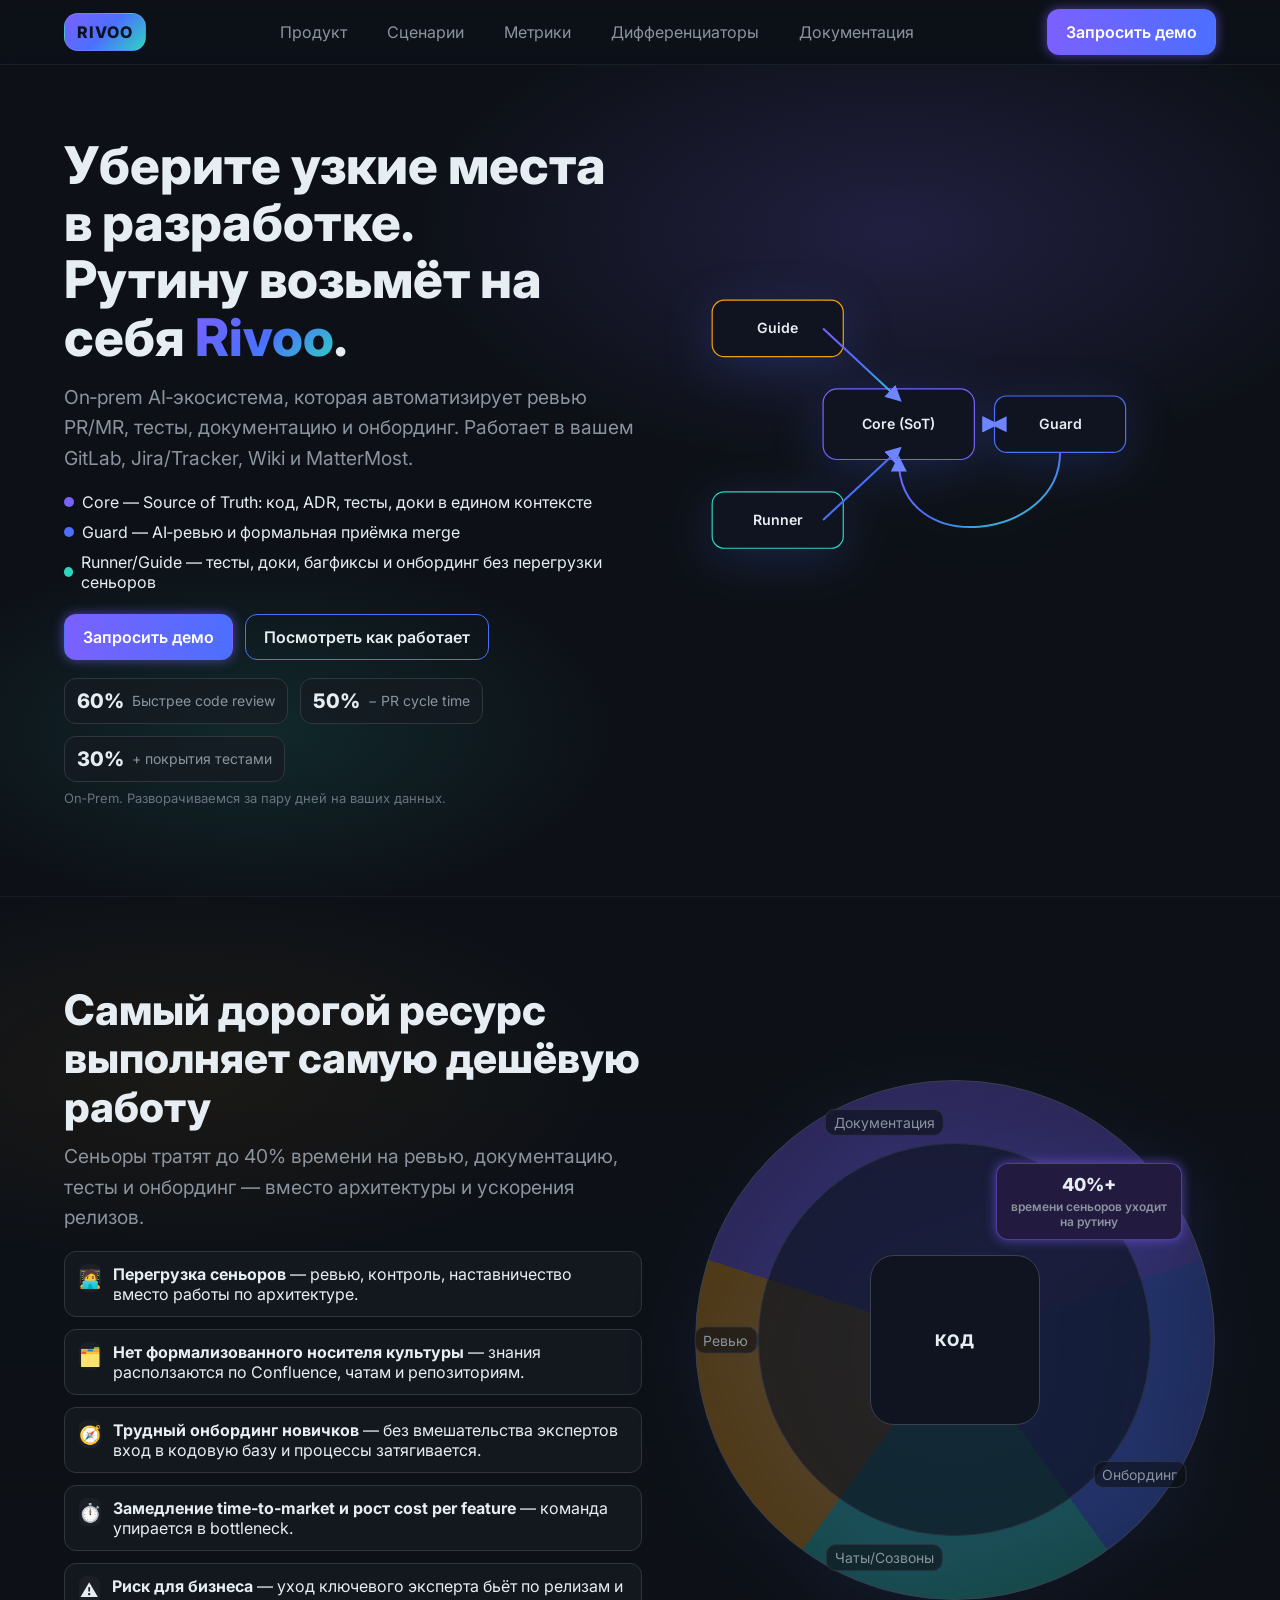
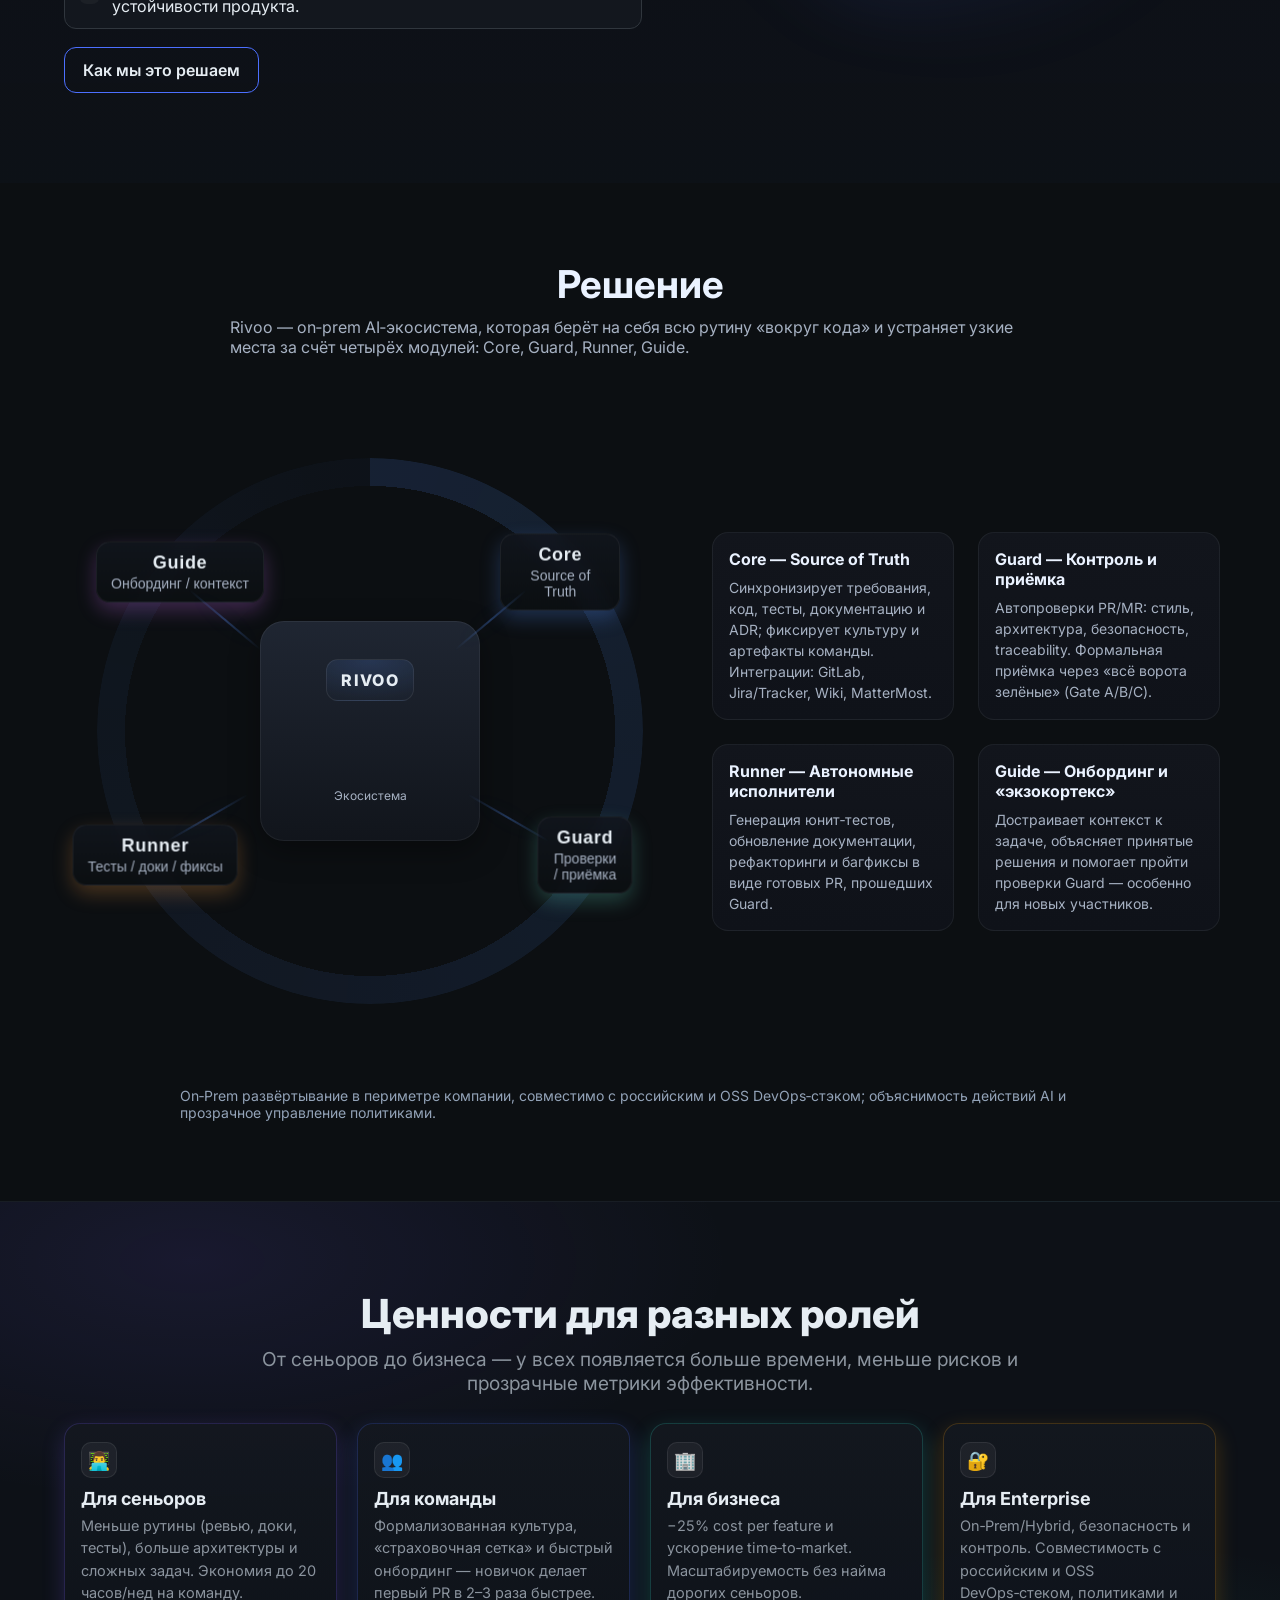
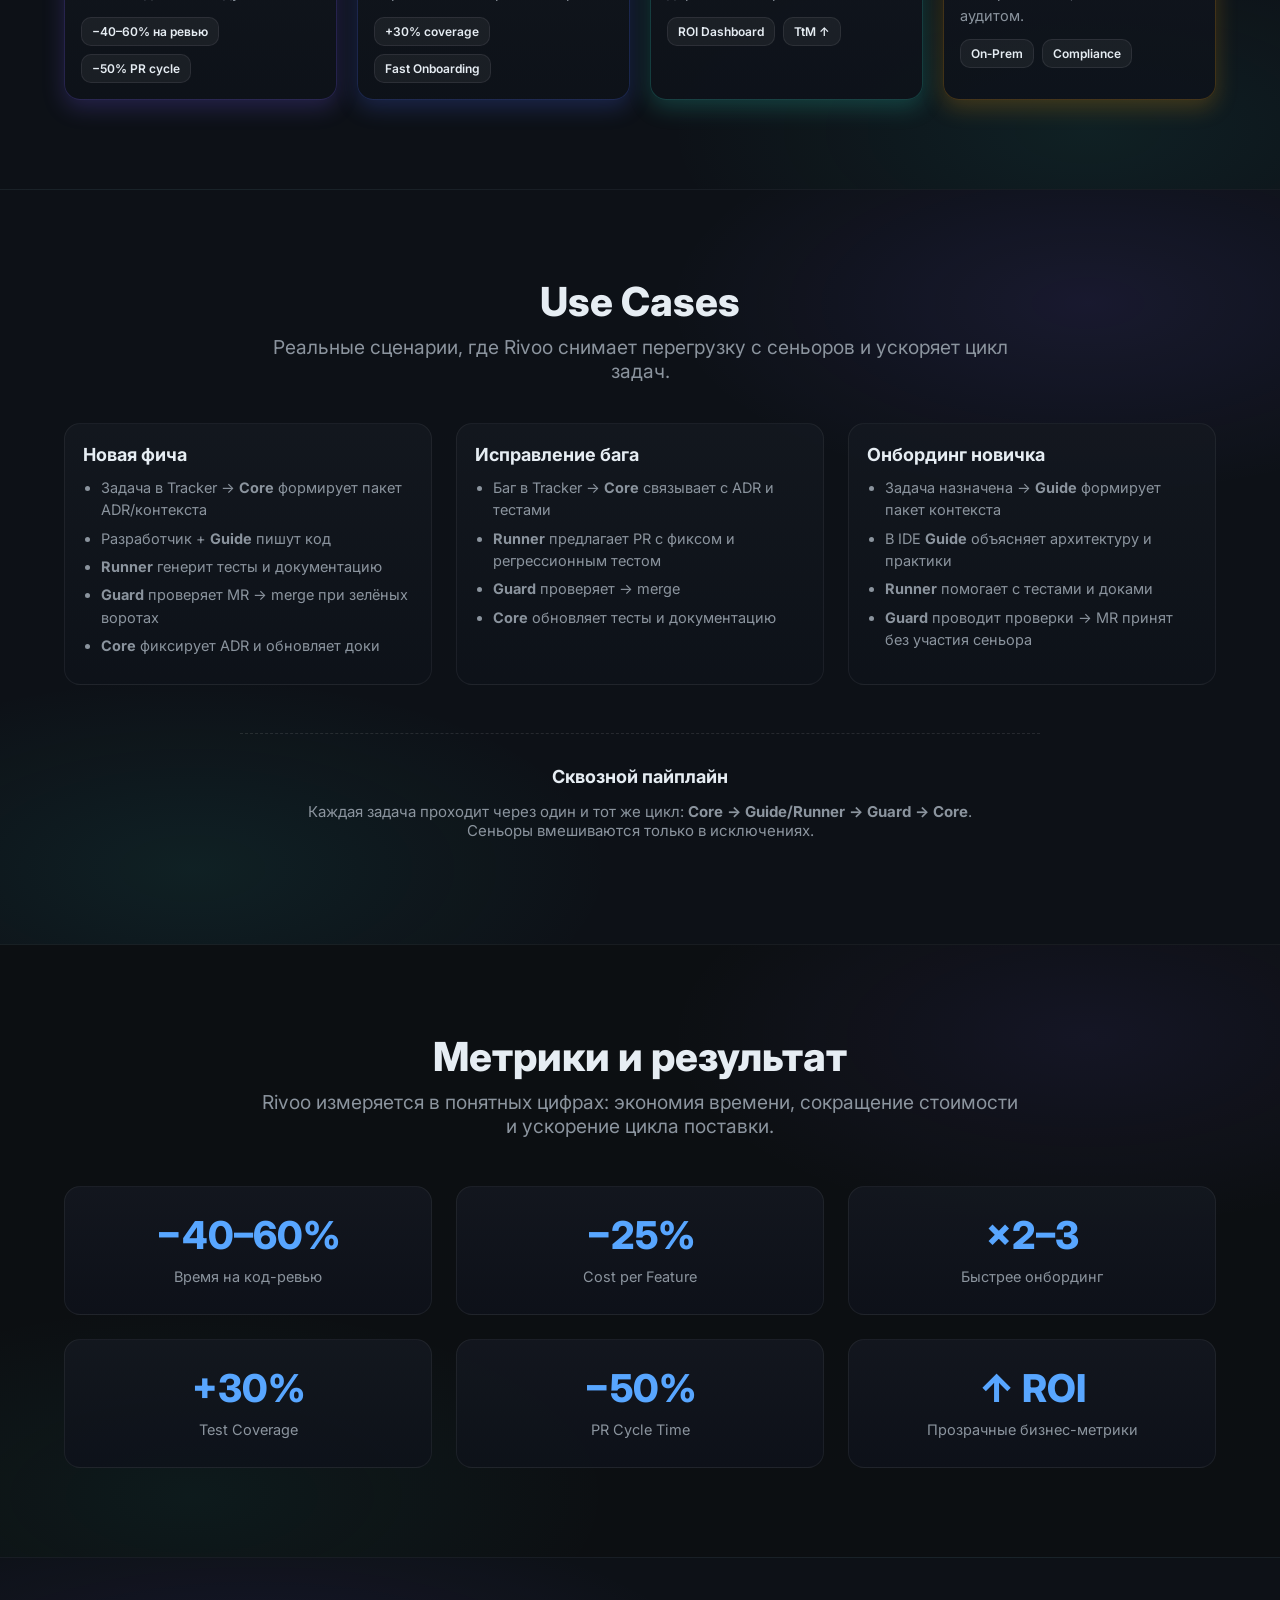
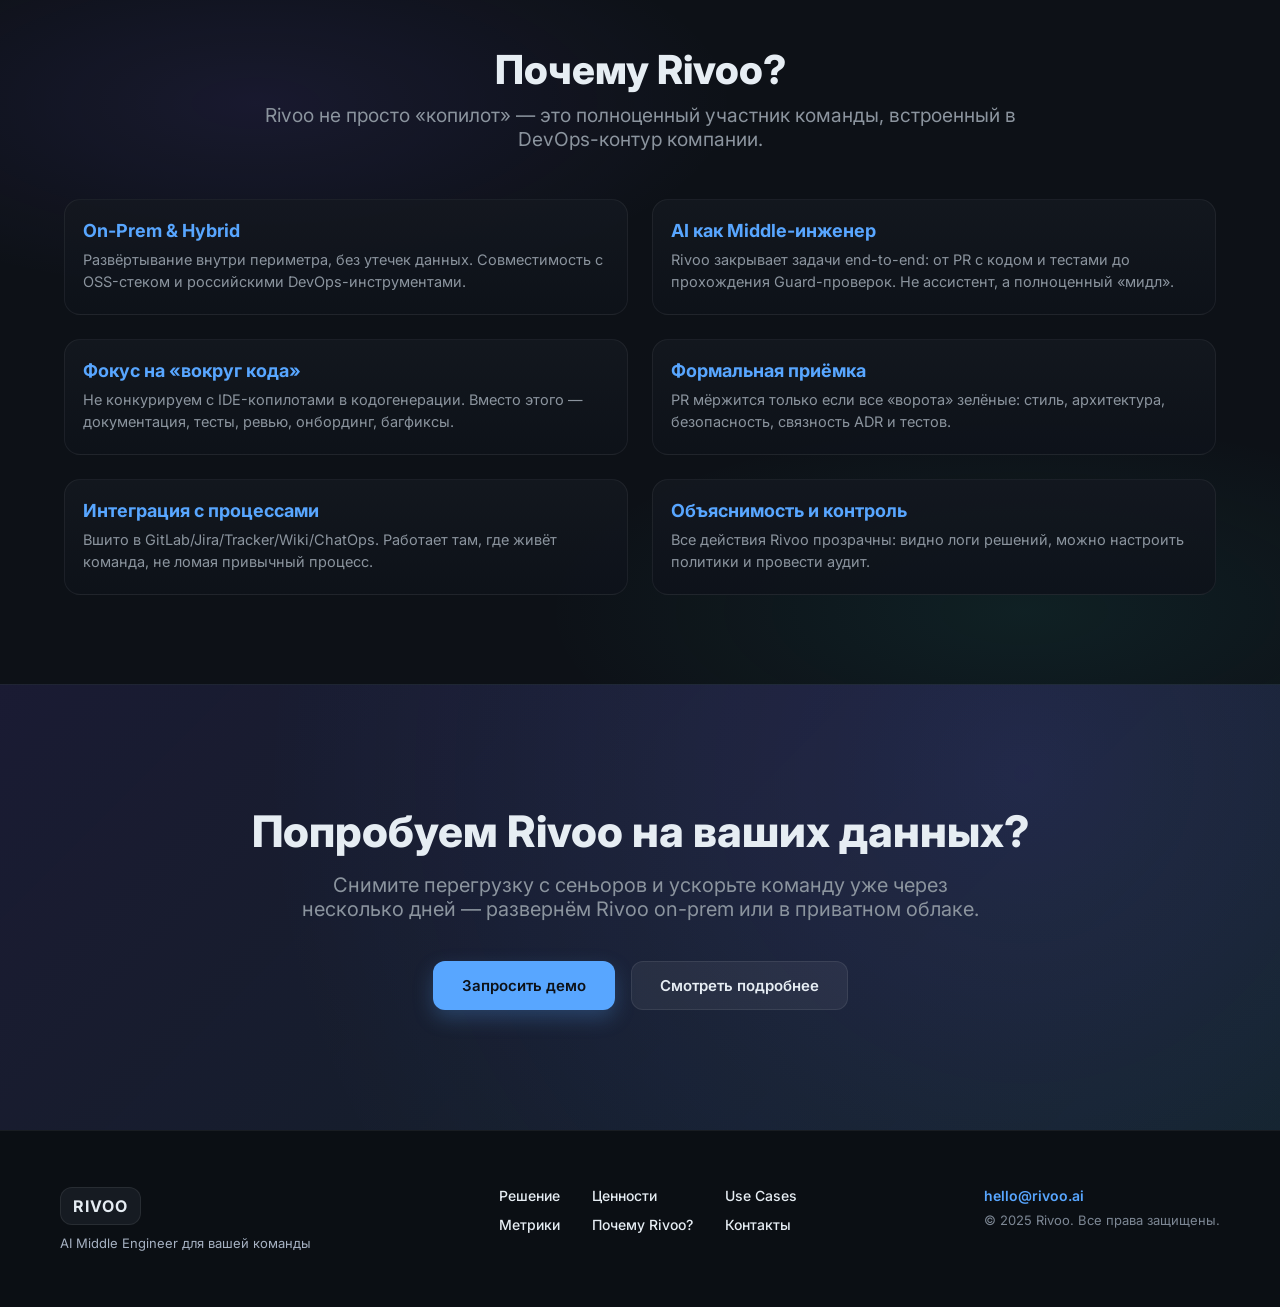
<file: index.html>
<!doctype html>
<html lang="ru">
<head>
  <meta charset="utf-8" />
  <meta name="viewport" content="width=device-width, initial-scale=1" />
  <title>Rivoo — AI-экосистема для DevOps</title>
  <link rel="preconnect" href="https://fonts.googleapis.com" />
  <link href="https://fonts.googleapis.com/css2?family=Inter:wght@400;500;600;700;800&display=swap" rel="stylesheet" />
  <link rel="stylesheet" href="assets/css/styles.css" />
</head>
<body class="theme-dark">
  <a class="skip-link" href="#main">Пропустить к содержимому</a>

  <!-- ======================== HEADER ======================== -->
  <header class="site-header" data-header>
    <div class="container">
      <div class="site-header__inner">
        <!-- ЛОГО -->
        <a href="#" class="site-header__brand" aria-label="Rivoo — на главную">
          <span class="logo-box" aria-hidden="true">RIVOO</span>
        </a>

        <!-- НАВИГАЦИЯ (Десктоп) -->
        <nav class="site-header__nav" aria-label="Главная навигация">
          <ul class="site-header__menu">
            <li><a href="#product">Продукт</a></li>
            <li><a href="#use-cases">Сценарии</a></li>
            <li><a href="#metrics">Метрики</a></li>
            <li><a href="#diffs">Дифференциаторы</a></li>
            <li class="hide-mobile"><a href="#docs">Документация</a></li>
          </ul>
        </nav>

        <!-- CTA -->
        <div class="site-header__cta">
          <a class="btn btn--primary" href="#demo">Запросить демо</a>
          <button class="hamburger" aria-label="Открыть меню" aria-controls="mobileMenu" aria-expanded="false" data-burger>
            <span></span><span></span><span></span>
          </button>
        </div>
      </div>
    </div>

    <!-- МОБИЛЬНОЕ МЕНЮ -->
    <nav id="mobileMenu" class="mobile-drawer" aria-label="Мобильная навигация" hidden>
      <ul class="mobile-drawer__menu">
        <li><a href="#product" data-link>Продукт</a></li>
        <li><a href="#use-cases" data-link>Сценарии</a></li>
        <li><a href="#metrics" data-link>Метрики</a></li>
        <li><a href="#diffs" data-link>Дифференциаторы</a></li>
        <li><a href="#docs" data-link>Документация</a></li>
        <li><a class="btn btn--primary btn--block" href="#demo" data-link>Запросить демо</a></li>
      </ul>
    </nav>
  </header>

  <!-- ======================== HERO ======================== -->
  <main id="main">
    <section class="hero" id="hero">
      <div class="container">
        <div class="hero__grid">
          <!-- ТЕКСТ -->
          <div class="hero__content">
            <h1 class="hero__title">
              Уберите узкие места в разработке.<br class="hide-mobile" /> Рутину возьмёт на себя <span class="brand-gradient">Rivoo</span>.
            </h1>
            <p class="hero__subtitle">
              On‑prem AI‑экосистема, которая автоматизирует ревью PR/MR, тесты, документацию и онбординг.
              Работает в вашем GitLab, Jira/Tracker, Wiki и MatterMost.
            </p>

            <ul class="hero__points">
              <li><span class="dot dot--core"></span> Core — Source of Truth: код, ADR, тесты, доки в едином контексте</li>
              <li><span class="dot dot--guard"></span> Guard — AI‑ревью и формальная приёмка merge</li>
              <li><span class="dot dot--runner"></span> Runner/Guide — тесты, доки, багфиксы и онбординг без перегрузки сеньоров</li>
            </ul>

            <div class="hero__cta">
              <a class="btn btn--primary" href="#demo">Запросить демо</a>
              <a class="btn btn--ghost" href="#how">Посмотреть как работает</a>
            </div>

            <div class="hero__trust">
              <div class="metric-chip">
                <span class="metric-chip__value" data-counter data-target="60">0%</span>
                <span class="metric-chip__label">Быстрее code review</span>
              </div>
              <div class="metric-chip">
                <span class="metric-chip__value" data-counter data-target="50">0%</span>
                <span class="metric-chip__label">− PR cycle time</span>
              </div>
              <div class="metric-chip">
                <span class="metric-chip__value" data-counter data-target="30">0%</span>
                <span class="metric-chip__label">+ покрытия тестами</span>
              </div>
            </div>

            <p class="hero__microcopy">On‑Prem. Разворачиваемся за пару дней на ваших данных.</p>
          </div>

          <!-- ИЛЛЮСТРАЦИЯ / ДИАГРАММА -->
          <div class="hero__visual">
            <!-- Простая SVG‑схема pipeline: Core → Guide/Runner → Guard → Core -->
            <svg class="pipeline" viewBox="0 0 520 380" role="img" aria-label="Схема работы Rivoo: Core → Guide/Runner → Guard → Core">
              <!-- arrows -->
              <defs>
                <marker id="arrow" markerWidth="8" markerHeight="8" refX="6" refY="4" orient="auto">
                  <path d="M0,0 L0,8 L8,4 z" fill="currentColor"></path>
                </marker>
                <linearGradient id="grad" x1="0" x2="1" y1="0" y2="1">
                  <stop offset="0%" stop-color="#7B61FF"></stop>
                  <stop offset="50%" stop-color="#4C6FFF"></stop>
                  <stop offset="100%" stop-color="#2DD4BF"></stop>
                </linearGradient>
              </defs>

              <!-- Core -->
              <g transform="translate(205,145)" class="node node--core">
                <rect x="-75" y="-35" width="150" height="70" rx="14" class="node__box"></rect>
                <text text-anchor="middle" y="5" class="node__label">Core (SoT)</text>
              </g>

              <!-- Guide -->
              <g transform="translate(85,50)" class="node node--guide">
                <rect x="-65" y="-28" width="130" height="56" rx="12" class="node__box"></rect>
                <text text-anchor="middle" y="5" class="node__label">Guide</text>
              </g>

              <!-- Runner -->
              <g transform="translate(85,240)" class="node node--runner">
                <rect x="-65" y="-28" width="130" height="56" rx="12" class="node__box"></rect>
                <text text-anchor="middle" y="5" class="node__label">Runner</text>
              </g>

              <!-- Guard -->
              <g transform="translate(365,145)" class="node node--guard">
                <rect x="-65" y="-28" width="130" height="56" rx="12" class="node__box"></rect>
                <text text-anchor="middle" y="5" class="node__label">Guard</text>
              </g>

              <!-- lines -->
              <g class="edges" stroke="url(#grad)" stroke-width="2" fill="none" marker-end="url(#arrow)">
                <path d="M280,145 C320,145 320,145 300,145"></path> <!-- placeholder -->
                <path d="M130,50  205,120"></path>  <!-- Guide -> Core -->
                <path d="M130,240 205,170"></path>  <!-- Runner -> Core -->
                <path d="M280,145 300,145"></path>  <!-- small join -->
                <path d="M205,145 300,145"></path>  <!-- Core -> Guard -->
                <path d="M365,173 C365,260 205,280 205,180"></path> <!-- Guard -> Core (loop) -->
              </g>
            </svg>
          </div>
        </div>
      </div>
    </section>

    <!-- ======================== PROBLEM ======================== -->
    <section class="problem" id="problem" aria-labelledby="problem-title">
    <div class="container">
        <div class="problem__grid">
        <!-- ЛЕВАЯ КОЛОНКА: ТЕКСТ -->
        <div class="problem__content">
            <h2 class="problem__title" id="problem-title">
            Самый дорогой ресурс выполняет самую дешёвую работу
            </h2>
            <p class="problem__subtitle">
            Сеньоры тратят до 40% времени на ревью, документацию, тесты и онбординг — вместо архитектуры и ускорения релизов.
            </p>

            <ul class="problem__list" role="list">
            <li class="problem__item">
                <span class="problem__icon">🧑‍💻</span>
                <div>
                <strong>Перегрузка сеньоров</strong> — ревью, контроль, наставничество вместо работы по архитектуре.
                </div>
            </li>
            <li class="problem__item">
                <span class="problem__icon">🗂️</span>
                <div>
                <strong>Нет формализованного носителя культуры</strong> — знания расползаются по Confluence, чатам и репозиториям.
                </div>
            </li>
            <li class="problem__item">
                <span class="problem__icon">🧭</span>
                <div>
                <strong>Трудный онбординг новичков</strong> — без вмешательства экспертов вход в кодовую базу и процессы затягивается.
                </div>
            </li>
            <li class="problem__item">
                <span class="problem__icon">⏱️</span>
                <div>
                <strong>Замедление time‑to‑market и рост cost per feature</strong> — команда упирается в bottleneck.
                </div>
            </li>
            <li class="problem__item">
                <span class="problem__icon">⚠️</span>
                <div>
                <strong>Риск для бизнеса</strong> — уход ключевого эксперта бьёт по релизам и устойчивости продукта.
                </div>
            </li>
            </ul>

            <div class="problem__next">
            <a href="#solution" class="btn btn--ghost">Как мы это решаем</a>
            </div>
        </div>

        <!-- ПРАВАЯ КОЛОНКА: ВИЗУАЛИЗАЦИЯ -->
        <div class="problem__visual" aria-hidden="true">
            <!-- Кольцо рутины вокруг кода + бейдж 40% -->
            <div class="problem-ring">
            <div class="problem-ring__center">КОД</div>
            <ul class="problem-ring__labels" aria-hidden="true">
                <li style="--i:0">Ревью</li>
                <li style="--i:1">Документация</li>
                <li style="--i:2">Тесты</li>
                <li style="--i:3">Онбординг</li>
                <li style="--i:4">Чаты/Созвоны</li>
            </ul>
            <div class="problem-ring__badge">
                40%+
                <span>времени сеньоров уходит на рутину</span>
            </div>

            <!-- Поток задач к «узкому горлышку» (css‑анимации) -->
            <div class="problem-flow">
                <span class="bubble" style="--d:0s"></span>
                <span class="bubble" style="--d:.6s"></span>
                <span class="bubble" style="--d:1.2s"></span>
                <span class="bubble" style="--d:1.8s"></span>
            </div>
            </div>
        </div>
        </div>
    </div>
    </section>

    <section id="solution" class="section section-solution" aria-labelledby="solution-title">
    <div class="container solution__container">
        <header class="solution__head">
        <h2 id="solution-title" class="section-title">Решение</h2>
        <p class="section-subtitle">
            Rivoo — on‑prem AI‑экосистема, которая берёт на себя всю рутину «вокруг кода» и устраняет узкие места за счёт четырёх модулей: Core, Guard, Runner, Guide.
        </p>
        </header>

        <!-- Диаграмма: центр + орбита с модулями -->
        <div class="solution-diagram" role="img" aria-label="Rivoo Core, Guard, Runner, Guide — модули, работающие вокруг кода">
        <div class="solution-diagram__canvas">
            <!-- Центральный узел -->
            <div class="solution-node solution-node--center">
            <div class="solution-node__logo">RIVOO</div>
            <div class="solution-node__caption">Экосистема</div>
            </div>

            <!-- Орбита -->
            <div class="solution-orbit">
            <!-- Бэйджи модулей. Позиционируются JS по data-angle / data-radius, как в блоке «Проблема» -->
            <button class="solution-badge" data-angle="320" data-radius="80" data-role="core" aria-label="Rivoo Core">
                <span class="solution-badge__title">Core</span>
                <span class="solution-badge__hint">Source of Truth</span>
            </button>

            <button class="solution-badge" data-angle="30" data-radius="80" data-role="guard" aria-label="Rivoo Guard">
                <span class="solution-badge__title">Guard</span>
                <span class="solution-badge__hint">Проверки / приёмка</span>
            </button>

            <button class="solution-badge" data-angle="150" data-radius="80" data-role="runner" aria-label="Rivoo Runner">
                <span class="solution-badge__title">Runner</span>
                <span class="solution-badge__hint">Тесты / доки / фиксы</span>
            </button>

            <button class="solution-badge" data-angle="220" data-radius="80" data-role="guide" aria-label="Rivoo Guide">
                <span class="solution-badge__title">Guide</span>
                <span class="solution-badge__hint">Онбординг / контекст</span>
            </button>

            <!-- Потоки к центру: позиционируются так же через data-angle / data-length -->
            <ul class="solution-flows" aria-hidden="true">
                <li class="solution-flow" data-angle="320" data-length="30"></li>
                <li class="solution-flow" data-angle="30" data-length="30"></li>
                <li class="solution-flow" data-angle="150" data-length="30"></li>
                <li class="solution-flow" data-angle="220" data-length="30"></li>
            </ul>
            </div>
        </div>
        </div>

        <!-- Краткие ценности по ролям/модулям -->
        <div class="solution-grid">
        <article class="solution-card" data-role="core">
            <h3 class="solution-card__title">Core — Source of Truth</h3>
            <p class="solution-card__text">Синхронизирует требования, код, тесты, документацию и ADR; фиксирует культуру и артефакты команды. Интеграции: GitLab, Jira/Tracker, Wiki, MatterMost.</p>
        </article>
        <article class="solution-card" data-role="guard">
            <h3 class="solution-card__title">Guard — Контроль и приёмка</h3>
            <p class="solution-card__text">Автопроверки PR/MR: стиль, архитектура, безопасность, traceability. Формальная приёмка через «всё ворота зелёные» (Gate A/B/C).</p>
        </article>
        <article class="solution-card" data-role="runner">
            <h3 class="solution-card__title">Runner — Автономные исполнители</h3>
            <p class="solution-card__text">Генерация юнит‑тестов, обновление документации, рефакторинги и багфиксы в виде готовых PR, прошедших Guard.</p>
        </article>
        <article class="solution-card" data-role="guide">
            <h3 class="solution-card__title">Guide — Онбординг и «экзокортекс»</h3>
            <p class="solution-card__text">Достраивает контекст к задаче, объясняет принятые решения и помогает пройти проверки Guard — особенно для новых участников.</p>
        </article>
        </div>

        <!-- Примечание безопасности / формат поставки -->
        <p class="solution-note">
        On‑Prem развёртывание в периметре компании, совместимо с российским и OSS DevOps‑стэком; объяснимость действий AI и прозрачное управление политиками.
        </p>
    </div>
    </section>

    <!-- ======================== BENEFITS (Ценности для разных ролей) ======================== -->
    <section id="benefits" class="section section-benefits" aria-labelledby="benefits-title">
    <div class="container benefits__container">
        <header class="benefits__head">
        <h2 id="benefits-title" class="benefits__title">Ценности для разных ролей</h2>
        <p class="benefits__subtitle">
            От сеньоров до бизнеса — у всех появляется больше времени, меньше рисков и прозрачные метрики эффективности.
        </p>
        </header>

        <div class="benefits__grid">
        <!-- СЕНЬОРЫ -->
        <article class="benefits-card" data-role="seniors">
            <div class="benefits-card__icon" aria-hidden="true">👨‍💻</div>
            <h3 class="benefits-card__title">Для сеньоров</h3>
            <p class="benefits-card__text">
            Меньше рутины (ревью, доки, тесты), больше архитектуры и сложных задач. Экономия до 20 часов/нед на команду.
            </p>
            <div class="benefits-card__chips">
            <span class="chip">−40–60% на ревью</span>
            <span class="chip">−50% PR cycle</span>
            </div>
        </article>

        <!-- КОМАНДА -->
        <article class="benefits-card" data-role="team">
            <div class="benefits-card__icon" aria-hidden="true">👥</div>
            <h3 class="benefits-card__title">Для команды</h3>
            <p class="benefits-card__text">
            Формализованная культура, «страховочная сетка» и быстрый онбординг — новичок делает первый PR в 2–3 раза быстрее.
            </p>
            <div class="benefits-card__chips">
            <span class="chip">+30% coverage</span>
            <span class="chip">Fast Onboarding</span>
            </div>
        </article>

        <!-- БИЗНЕС -->
        <article class="benefits-card" data-role="business">
            <div class="benefits-card__icon" aria-hidden="true">🏢</div>
            <h3 class="benefits-card__title">Для бизнеса</h3>
            <p class="benefits-card__text">
            −25% cost per feature и ускорение time‑to‑market. Масштабируемость без найма дорогих сеньоров.
            </p>
            <div class="benefits-card__chips">
            <span class="chip">ROI Dashboard</span>
            <span class="chip">TtM ↑</span>
            </div>
        </article>

        <!-- ENTERPRISE -->
        <article class="benefits-card" data-role="enterprise">
            <div class="benefits-card__icon" aria-hidden="true">🔐</div>
            <h3 class="benefits-card__title">Для Enterprise</h3>
            <p class="benefits-card__text">
            On‑Prem/Hybrid, безопасность и контроль. Совместимость с российским и OSS DevOps‑стеком, политиками и аудитом.
            </p>
            <div class="benefits-card__chips">
            <span class="chip">On‑Prem</span>
            <span class="chip">Compliance</span>
            </div>
        </article>
        </div>
    </div>
    </section>

    <!-- ======================== USE CASES ======================== -->
    <section id="usecases" class="section section-usecases" aria-labelledby="usecases-title">
    <div class="container usecases__container">
        <header class="usecases__head">
        <h2 id="usecases-title" class="usecases__title">Use Cases</h2>
        <p class="usecases__subtitle">
            Реальные сценарии, где Rivoo снимает перегрузку с сеньоров и ускоряет цикл задач.
        </p>
        </header>

        <div class="usecases__grid">
        <!-- CASE 1 -->
        <article class="usecase-card" data-case="new-feature">
            <h3 class="usecase-card__title">Новая фича</h3>
            <ul class="usecase-card__steps">
            <li>Задача в Tracker → <b>Core</b> формирует пакет ADR/контекста</li>
            <li>Разработчик + <b>Guide</b> пишут код</li>
            <li><b>Runner</b> генерит тесты и документацию</li>
            <li><b>Guard</b> проверяет MR → merge при зелёных воротах</li>
            <li><b>Core</b> фиксирует ADR и обновляет доки</li>
            </ul>
        </article>

        <!-- CASE 2 -->
        <article class="usecase-card" data-case="bugfix">
            <h3 class="usecase-card__title">Исправление бага</h3>
            <ul class="usecase-card__steps">
            <li>Баг в Tracker → <b>Core</b> связывает с ADR и тестами</li>
            <li><b>Runner</b> предлагает PR с фиксом и регрессионным тестом</li>
            <li><b>Guard</b> проверяет → merge</li>
            <li><b>Core</b> обновляет тесты и документацию</li>
            </ul>
        </article>

        <!-- CASE 3 -->
        <article class="usecase-card" data-case="onboarding">
            <h3 class="usecase-card__title">Онбординг новичка</h3>
            <ul class="usecase-card__steps">
            <li>Задача назначена → <b>Guide</b> формирует пакет контекста</li>
            <li>В IDE <b>Guide</b> объясняет архитектуру и практики</li>
            <li><b>Runner</b> помогает с тестами и доками</li>
            <li><b>Guard</b> проводит проверки → MR принят без участия сеньора</li>
            </ul>
        </article>
        </div>

        <!-- Сквозной пайплайн -->
        <div class="usecases__pipeline">
        <h3 class="usecases__pipeline-title">Сквозной пайплайн</h3>
        <p class="usecases__pipeline-desc">
            Каждая задача проходит через один и тот же цикл: <b>Core → Guide/Runner → Guard → Core</b>.<br>
            Сеньоры вмешиваются только в исключениях.
        </p>
        </div>
    </div>
    </section>

    <!-- ======================== METRICS ======================== -->
    <section id="metrics" class="section section-metrics" aria-labelledby="metrics-title">
    <div class="container metrics__container">
        <header class="metrics__head">
        <h2 id="metrics-title" class="metrics__title">Метрики и результат</h2>
        <p class="metrics__subtitle">
            Rivoo измеряется в понятных цифрах: экономия времени, сокращение стоимости и ускорение цикла поставки.
        </p>
        </header>

        <div class="metrics__grid">
        <article class="metric-card">
            <div class="metric-card__value">−40–60%</div>
            <div class="metric-card__label">Время на код-ревью</div>
        </article>

        <article class="metric-card">
            <div class="metric-card__value">−25%</div>
            <div class="metric-card__label">Cost per Feature</div>
        </article>

        <article class="metric-card">
            <div class="metric-card__value">×2–3</div>
            <div class="metric-card__label">Быстрее онбординг</div>
        </article>

        <article class="metric-card">
            <div class="metric-card__value">+30%</div>
            <div class="metric-card__label">Test Coverage</div>
        </article>

        <article class="metric-card">
            <div class="metric-card__value">−50%</div>
            <div class="metric-card__label">PR Cycle Time</div>
        </article>

        <article class="metric-card">
            <div class="metric-card__value">↑ ROI</div>
            <div class="metric-card__label">Прозрачные бизнес-метрики</div>
        </article>
        </div>
    </div>
    </section>

    <!-- ======================== DIFFERENTIATORS ======================== -->
    <section id="differentiators" class="section section-differentiators" aria-labelledby="diff-title">
    <div class="container differentiators__container">
        <header class="differentiators__head">
        <h2 id="diff-title" class="differentiators__title">Почему Rivoo?</h2>
        <p class="differentiators__subtitle">
            Rivoo не просто «копилот» — это полноценный участник команды, встроенный в DevOps-контур компании.
        </p>
        </header>

        <div class="differentiators__grid">
        <article class="diff-card">
            <h3 class="diff-card__title">On-Prem &amp; Hybrid</h3>
            <p class="diff-card__text">
            Развёртывание внутри периметра, без утечек данных. Совместимость с OSS-стеком и российскими DevOps-инструментами.
            </p>
        </article>

        <article class="diff-card">
            <h3 class="diff-card__title">AI как Middle-инженер</h3>
            <p class="diff-card__text">
            Rivoo закрывает задачи end-to-end: от PR с кодом и тестами до прохождения Guard-проверок. Не ассистент, а полноценный «мидл».
            </p>
        </article>

        <article class="diff-card">
            <h3 class="diff-card__title">Фокус на «вокруг кода»</h3>
            <p class="diff-card__text">
            Не конкурируем с IDE-копилотами в кодогенерации. Вместо этого — документация, тесты, ревью, онбординг, багфиксы.
            </p>
        </article>

        <article class="diff-card">
            <h3 class="diff-card__title">Формальная приёмка</h3>
            <p class="diff-card__text">
            PR мёржится только если все «ворота» зелёные: стиль, архитектура, безопасность, связность ADR и тестов.
            </p>
        </article>

        <article class="diff-card">
            <h3 class="diff-card__title">Интеграция с процессами</h3>
            <p class="diff-card__text">
            Вшито в GitLab/Jira/Tracker/Wiki/ChatOps. Работает там, где живёт команда, не ломая привычный процесс.
            </p>
        </article>

        <article class="diff-card">
            <h3 class="diff-card__title">Объяснимость и контроль</h3>
            <p class="diff-card__text">
            Все действия Rivoo прозрачны: видно логи решений, можно настроить политики и провести аудит.
            </p>
        </article>
        </div>
    </div>
    </section>

    <!-- ======================== CTA ======================== -->
    <section id="cta" class="section section-cta" aria-labelledby="cta-title">
    <div class="container cta__container">
        <div class="cta__content">
        <h2 id="cta-title" class="cta__title">
            Попробуем Rivoo на ваших данных?
        </h2>
        <p class="cta__subtitle">
            Снимите перегрузку с сеньоров и ускорьте команду уже через несколько дней —
            развернём Rivoo on-prem или в приватном облаке.
        </p>
        <div class="cta__actions">
            <a href="#contact" class="btn btn-primary">Запросить демо</a>
            <a href="#docs" class="btn btn-secondary">Смотреть подробнее</a>
        </div>
        </div>
    </div>
    </section>

    
  </main>

  <script src="assets/js/app.js" defer></script>

  <!-- ======================== FOOTER ======================== -->
    <footer id="footer" class="site-footer">
    <div class="container footer__container">
        <div class="footer__top">
        <div class="footer__brand">
            <div class="footer__logo">RIVOO</div>
            <p class="footer__tagline">AI Middle Engineer для вашей команды</p>
        </div>
        <nav class="footer__nav" aria-label="Footer navigation">
            <ul>
            <li><a href="#solution">Решение</a></li>
            <li><a href="#benefits">Ценности</a></li>
            <li><a href="#usecases">Use Cases</a></li>
            <li><a href="#metrics">Метрики</a></li>
            <li><a href="#differentiators">Почему Rivoo?</a></li>
            <li><a href="#cta">Контакты</a></li>
            </ul>
        </nav>
        <div class="footer__contacts">
            <a href="mailto:hello@rivoo.ai">hello@rivoo.ai</a>
            <p>© 2025 Rivoo. Все права защищены.</p>
        </div>
        </div>
    </div>
    </footer>


</body>
</html>
</file>
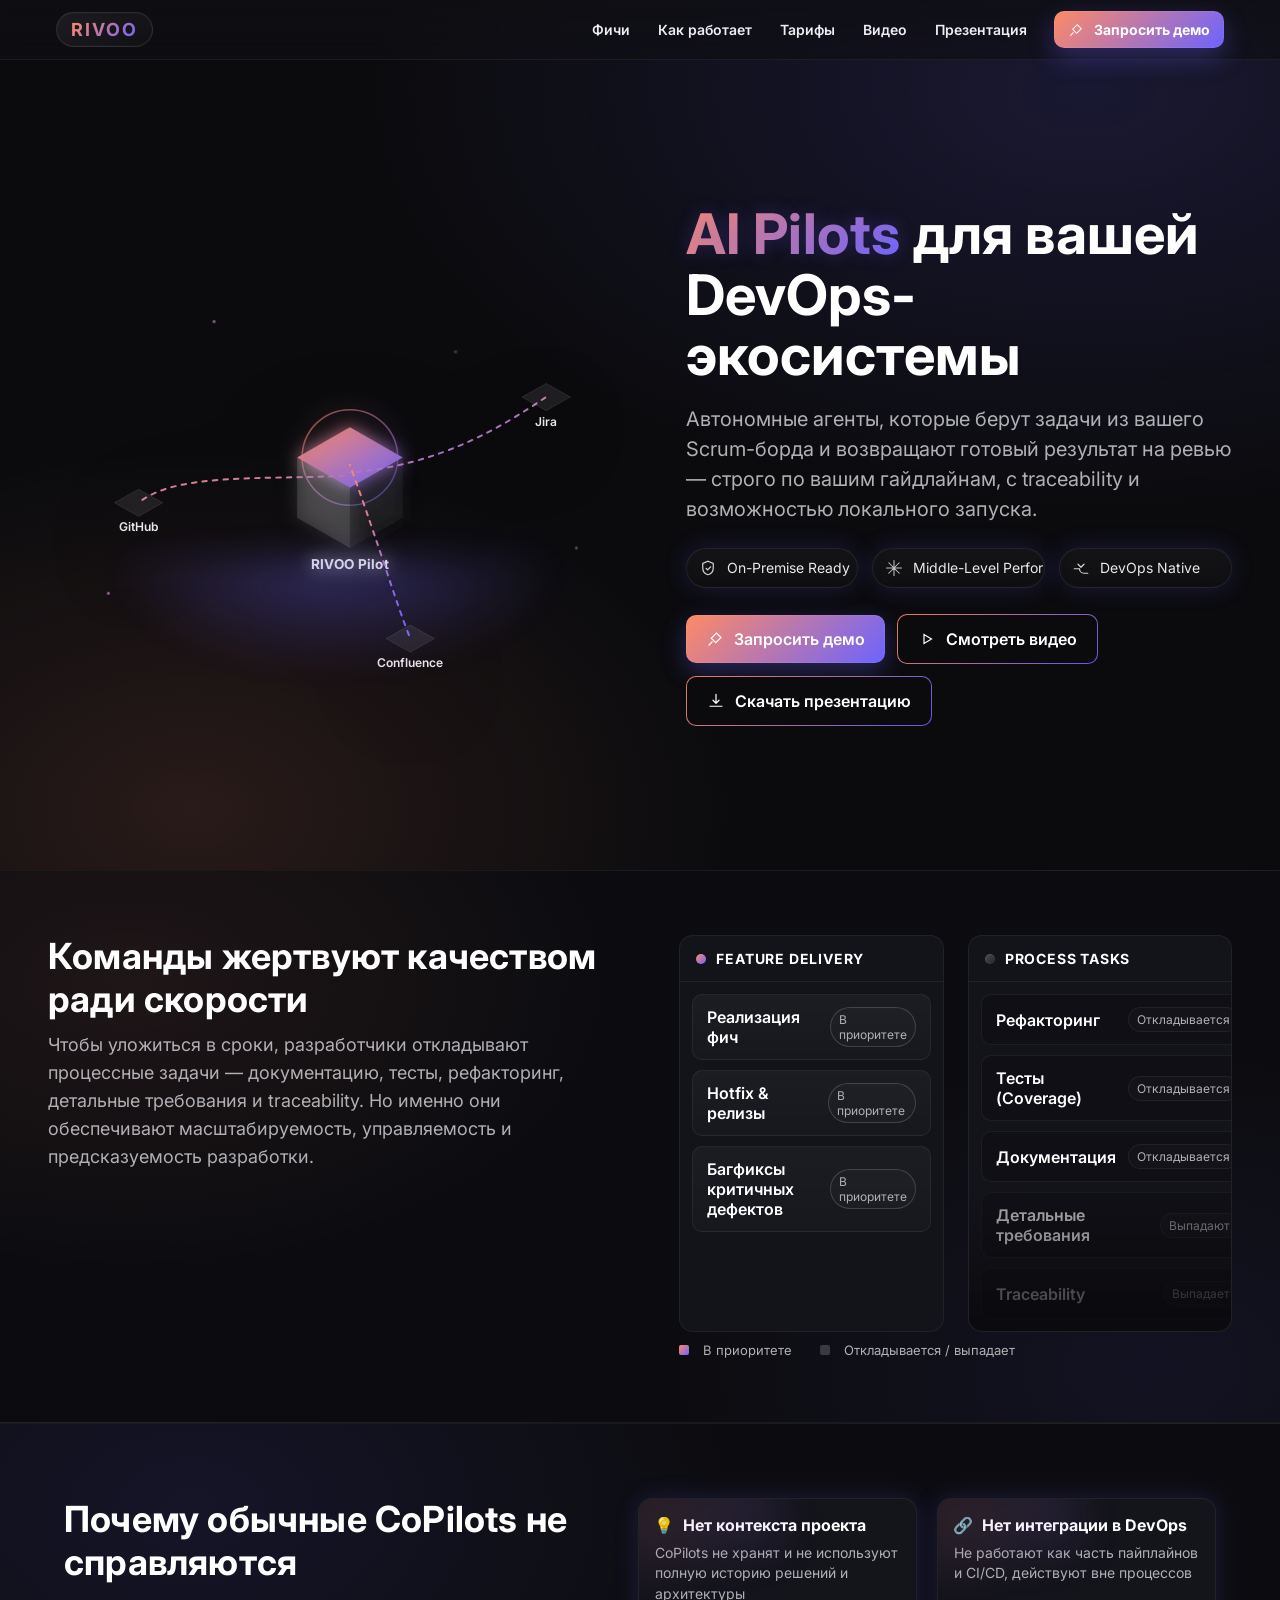
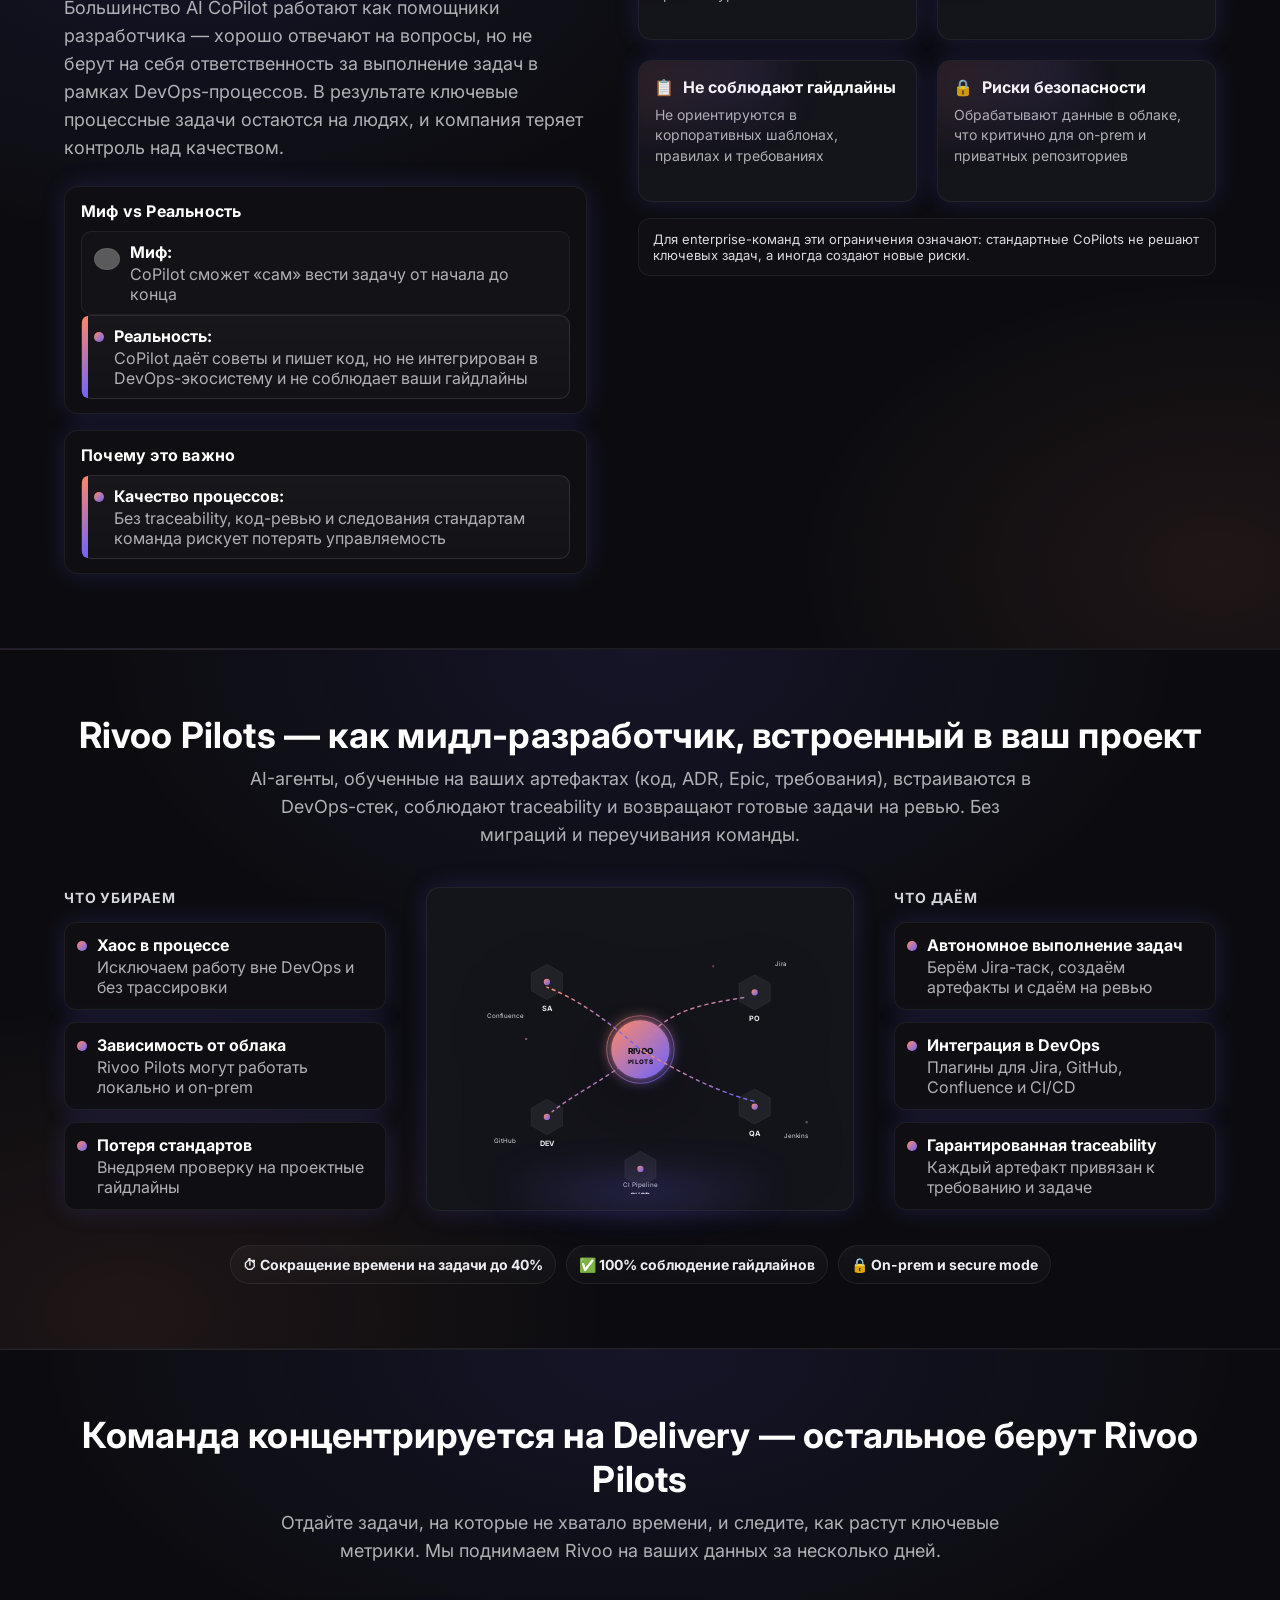
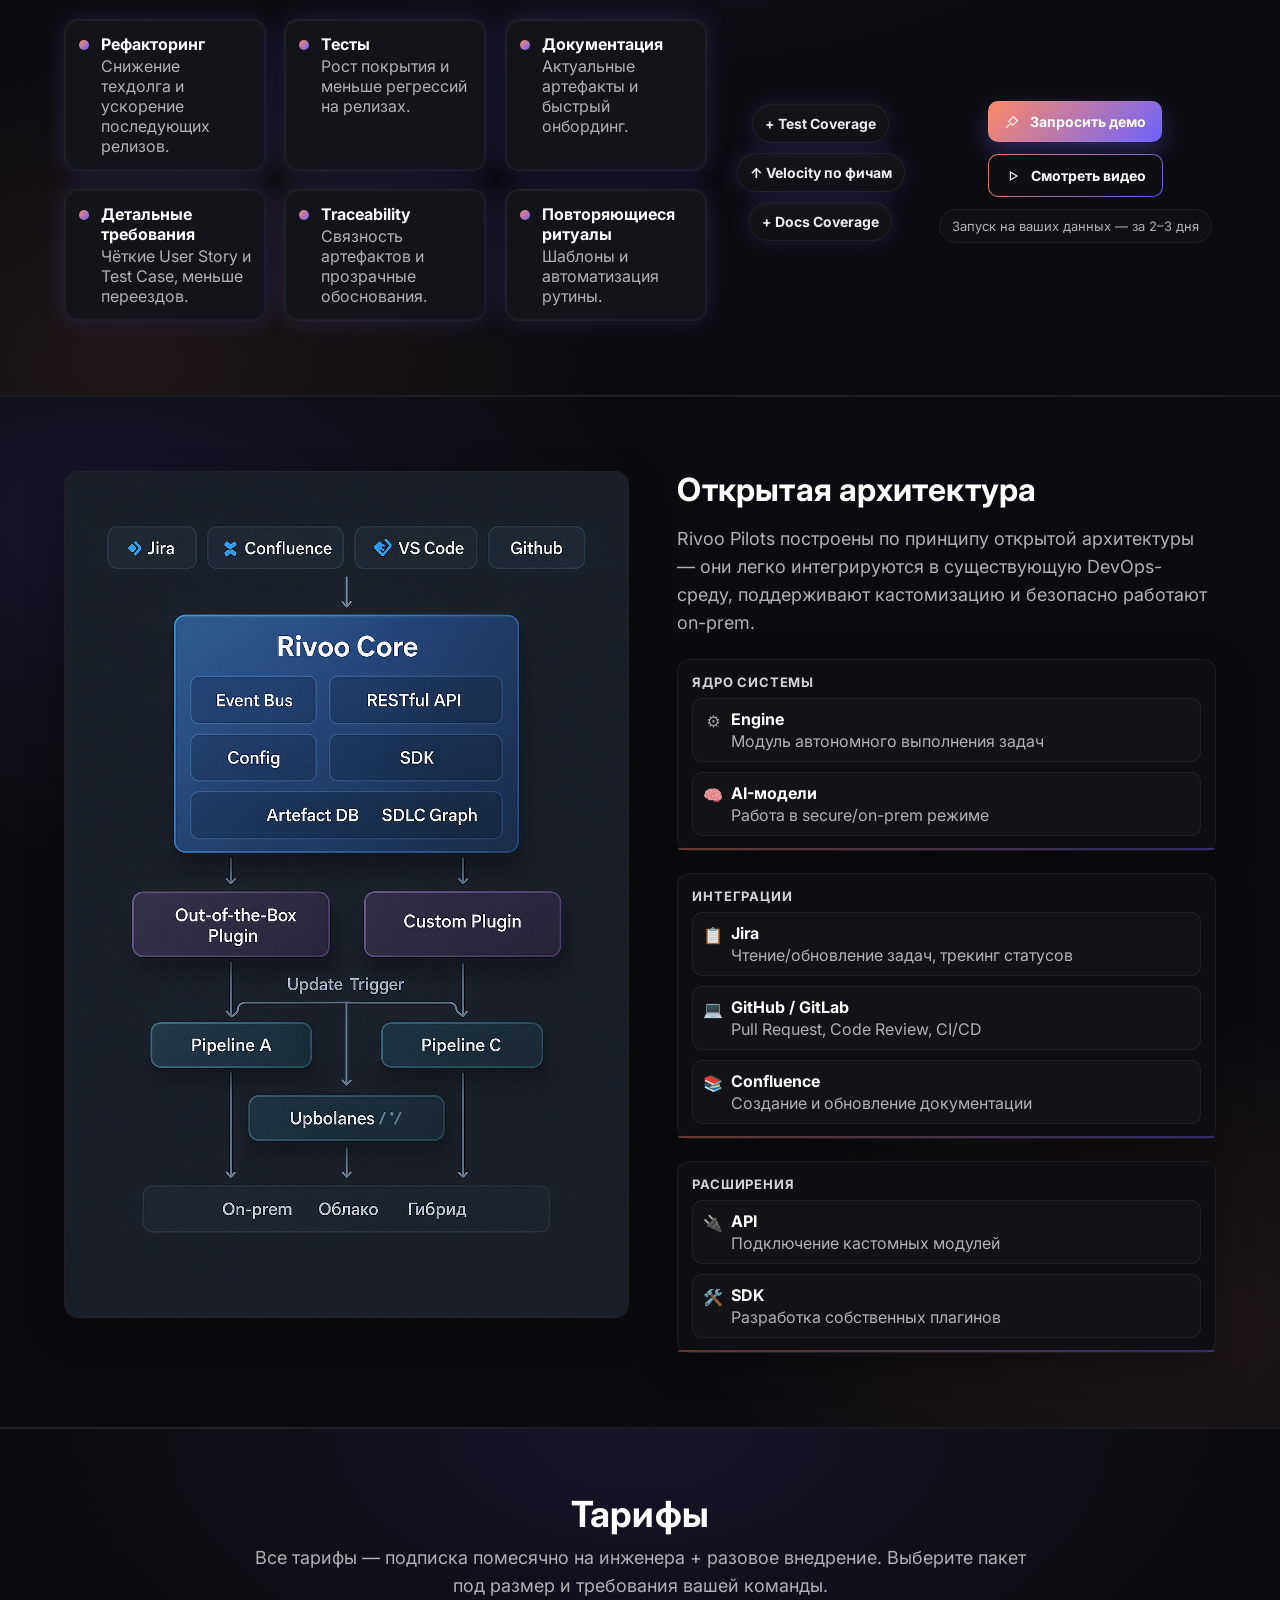
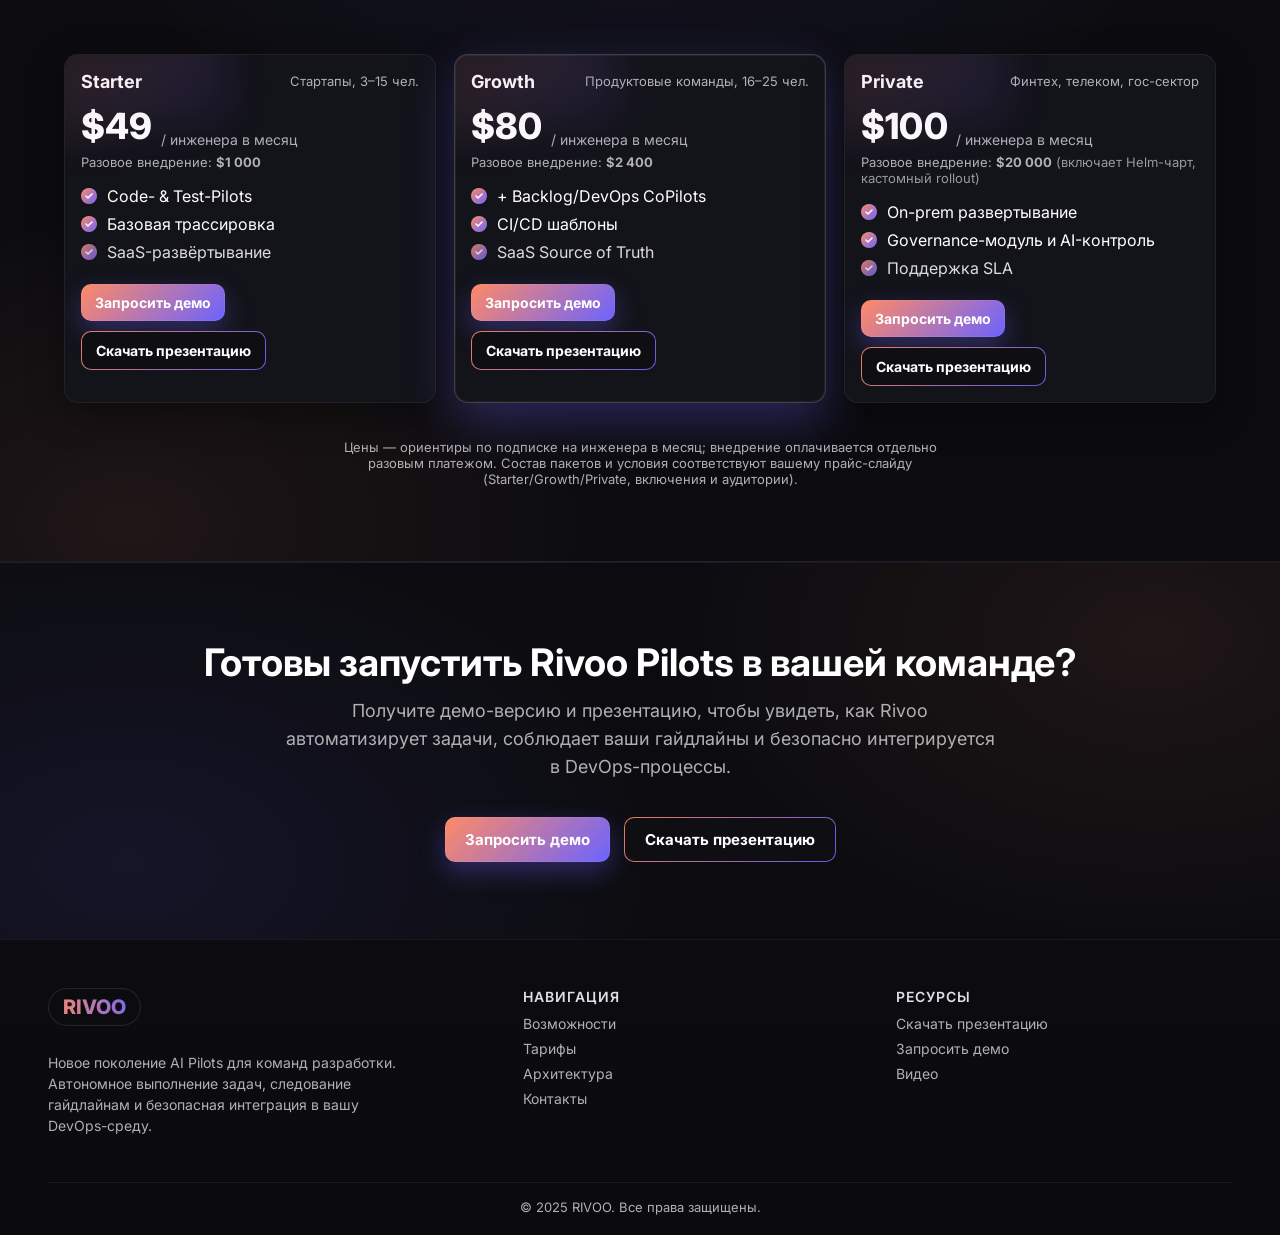
<file: old/index.html>
<!DOCTYPE html>
<html lang="ru">
<head>
  <meta charset="utf-8" />
  <meta name="viewport" content="width=device-width, initial-scale=1" />
  <title>RIVOO — AI That Delivery Value, Not Just Code.</title>
  <meta name="description" content="Rivoo — AI Pilots для вашей DevOps-экосистемы: автономные агенты, on-prem, traceability, DevOps-native." />

  <!-- External CSS (no inline styles) -->
  <link rel="preconnect" href="https://fonts.googleapis.com">
  <link rel="preconnect" href="https://fonts.gstatic.com" crossorigin>
  <link href="https://fonts.googleapis.com/css2?family=Inter:wght@400;500;600;700&display=swap" rel="stylesheet">
  <link rel="stylesheet" href="styles.css">
</head>
<body>

  <!-- ===== HEADER ===== -->
  <header class="header" role="banner">
    <div class="container">
      <!-- Logo -->
      <a href="#" class="logo" aria-label="Rivoo — на главную">
        <span class="mark">RIVOO</span>
      </a>

      <!-- Navigation -->
      <nav class="nav" aria-label="Основная навигация">
        <ul class="navlist" role="list">
          <li><a href="#features" aria-label="К разделу Фичи">Фичи</a></li>
          <li><a href="#how" aria-label="К разделу Как работает">Как работает</a></li>
          <li><a href="#pricing" aria-label="К разделу Тарифы">Тарифы</a></li>
          <li><a href="#video" class="btn-video" data-video-url="https://www.youtube.com/watch?v=s-I1NWoBk6w" aria-label="К разделу Видео">Видео</a></li>
          <li><a href="#deck.pdf" data-download="/RIVOO_Deck.pdf" aria-label="Скачать презентацию">Презентация</a></li>
        </ul>

        <!-- CTA (desktop) -->
        <a class="hd-cta" href="#demo" aria-label="Запросить демо Rivoo">
          <svg width="16" height="16" viewBox="0 0 24 24" fill="none" aria-hidden="true">
            <path d="M14 4l6 6-7 7-6-6 7-7z" stroke="currentColor" stroke-width="1.6"/>
            <path d="M8 16l-4 4" stroke="currentColor" stroke-width="1.6" stroke-linecap="round"/>
          </svg>
          Запросить демо
        </a>

        <!-- Burger -->
        <button class="burger" aria-label="Меню" aria-expanded="false" aria-controls="mobile-sheet">
          <span></span>
        </button>
      </nav>
    </div>

    <!-- Mobile sheet -->
    <div id="mobile-sheet" class="sheet" role="dialog" aria-modal="false" aria-label="Мобильное меню">
      <a href="#features">Фичи</a>
      <a href="#how">Как работает</a>
      <a href="#pricing">Тарифы</a>
      <a href="#video" class="btn-video" data-video-url="https://www.youtube.com/watch?v=s-I1NWoBk6w">Видео</a>
      <div class="sheet-cta">
        <a class="hd-cta" href="#demo">Запросить демо</a>
      </div>
    </div>
  </header>

  <!-- ===== HERO ===== -->
  <main class="hero" aria-labelledby="hero-heading">
    <!-- RIGHT: Isometric 3D agent graph -->
    <section class="right" aria-hidden="true">
      <svg class="art" viewBox="0 0 760 620" role="img" aria-label="AI-агент Rivoo, подключённый к Jira, GitHub и Confluence">
        <defs>
          <linearGradient id="grad" x1="0" y1="0" x2="1" y2="1">
            <stop offset="0%" stop-color="#FF8A65"/>
            <stop offset="100%" stop-color="#6C63FF"/>
          </linearGradient>
          <linearGradient id="wire" x1="0" y1="0" x2="1" y2="0">
            <stop offset="0%" stop-color="rgba(255,255,255,.2)"/>
            <stop offset="100%" stop-color="rgba(255,255,255,.6)"/>
          </linearGradient>
          <filter id="softGlow" x="-50%" y="-50%" width="200%" height="200%">
            <feGaussianBlur stdDeviation="12" result="blur"/>
            <feMerge><feMergeNode in="blur"/><feMergeNode in="SourceGraphic"/></feMerge>
          </filter>
          <g id="cube">
            <polygon points="0,-40 70,0 0,40 -70,0" fill="url(#grad)" opacity="0.95"></polygon>
            <polygon points="0,40 70,0 70,80 0,120 -70,80 -70,0" fill="rgba(255,255,255,.06)"></polygon>
            <polygon points="-70,0 0,40 0,120 -70,80" fill="rgba(255,255,255,.075)"></polygon>
            <polygon points="70,0 0,40 0,120 70,80" fill="rgba(0,0,0,.15)"></polygon>
          </g>
          <g id="node">
            <polygon points="0,-18 32,0 0,18 -32,0" fill="rgba(255,255,255,.08)" stroke="rgba(255,255,255,.12)"></polygon>
          </g>
          <g id="pulse">
            <circle r="68" fill="none" stroke="url(#grad)" stroke-width="2">
              <animate attributeName="r" values="62;86;62" dur="4.2s" repeatCount="indefinite" />
              <animate attributeName="opacity" values=".6;0;.6" dur="4.2s" repeatCount="indefinite" />
            </circle>
          </g>
        </defs>

        <!-- faint grid -->
        <g opacity=".15">
          <g fill="none" stroke="url(#wire)" stroke-width="1">
            <g transform="translate(380,300) skewX(-30) scale(1, .85)">
              <path d="M-420 -180 H 420"/>
              <path d="M-420 -140 H 420"/>
              <path d="M-420 -100 H 420"/>
              <path d="M-420 -60 H 420"/>
              <path d="M-420 -20 H 420"/>
              <path d="M-420 20 H 420"/>
              <path d="M-420 60 H 420"/>
              <path d="M-420 100 H 420"/>
              <path d="M-420 140 H 420"/>
              <path d="M-420 180 H 420"/>
            </g>
          </g>
        </g>

        <!-- center pilot -->
        <g id="center" transform="translate(400,300)" filter="url(#softGlow)">
          <use href="#pulse"></use>
          <use href="#cube"></use>
          <text x="0" y="148" text-anchor="middle" fill="rgba(255,255,255,.9)" font-size="18" font-weight="700" style="letter-spacing:.4px">RIVOO Pilot</text>
        </g>

        <!-- animated connections -->
        <g transform="translate(400,300)" stroke="url(#grad)" stroke-width="2.6" stroke-linecap="round" stroke-dasharray="6 8">
          <path d="M0 20 C 120 10, 200 -40, 260 -80">
            <animate attributeName="stroke-dashoffset" values="0; -140" dur="3s" repeatCount="indefinite"/>
          </path>
          <path d="M0 24 C -120 30, -230 20, -280 60">
            <animate attributeName="stroke-dashoffset" values="0; -160" dur="3.6s" repeatCount="indefinite"/>
          </path>
          <path d="M0 10 C 40 120, 60 190, 80 240">
            <animate attributeName="stroke-dashoffset" values="0; -110" dur="2.8s" repeatCount="indefinite"/>
          </path>
        </g>

        <!-- tools -->
        <g transform="translate(660,220)">
          <use href="#node"></use>
          <text x="0" y="38" text-anchor="middle" fill="rgba(255,255,255,.9)" font-size="16" font-weight="600">Jira</text>
        </g>
        <g transform="translate(120,360)">
          <use href="#node"></use>
          <text x="0" y="38" text-anchor="middle" fill="rgba(255,255,255,.9)" font-size="16" font-weight="600">GitHub</text>
        </g>
        <g transform="translate(480,540)">
          <use href="#node"></use>
          <text x="0" y="38" text-anchor="middle" fill="rgba(255,255,255,.9)" font-size="16" font-weight="600">Confluence</text>
        </g>

        <!-- sparkles -->
        <g fill="url(#grad)" opacity=".85">
          <circle cx="540" cy="160" r="2.2"><animate attributeName="opacity" values=".2;1;.2" dur="2.2s" repeatCount="indefinite"/></circle>
          <circle cx="220" cy="120" r="2"><animate attributeName="opacity" values=".2;1;.2" dur="2.8s" repeatCount="indefinite"/></circle>
          <circle cx="700" cy="420" r="1.8"><animate attributeName="opacity" values=".2;1;.2" dur="2.5s" repeatCount="indefinite"/></circle>
          <circle cx="80" cy="480" r="2"><animate attributeName="opacity" values=".2;1;.2" dur="2.7s" repeatCount="indefinite"/></circle>
        </g>
      </svg>
      <div class="glow"></div>
    </section>

    <!-- LEFT: Value + actions -->
    <section class="left">
      <h1 id="hero-heading">
        <span class="grad">AI Pilots</span> для вашей DevOps-экосистемы
      </h1>
      <p class="subtitle">
        Автономные агенты, которые берут задачи из вашего Scrum-борда и возвращают готовый результат на ревью — строго по вашим гайдлайнам, с traceability и возможностью локального запуска.
      </p>

      <div class="bullets" role="list">
        <div class="chip" role="listitem" aria-label="On-Premise Ready">
          <svg width="18" height="18" viewBox="0 0 24 24" fill="none" aria-hidden="true">
            <path d="M12 3l7 3v6c0 4.418-3.134 7.83-7 9-3.866-1.17-7-4.582-7-9V6l7-3z" stroke="currentColor" stroke-width="1.6"/>
            <path d="M9.5 12.5l2 2 4-4" stroke="currentColor" stroke-width="1.8" stroke-linecap="round"/>
          </svg>
          On-Premise Ready
        </div>
        <div class="chip" role="listitem" aria-label="Middle-Level Performance">
          <svg width="18" height="18" viewBox="0 0 24 24" fill="none" aria-hidden="true">
            <path d="M12 2v20M2 12h20M5 5l14 14M19 5L5 19" stroke="currentColor" stroke-width="1.4" stroke-linecap="round" opacity=".9"/>
          </svg>
          Middle-Level Performance
        </div>
        <div class="chip" role="listitem" aria-label="DevOps Native">
          <svg width="18" height="18" viewBox="0 0 24 24" fill="none" aria-hidden="true">
            <path d="M8 7l4 4m4-4l-4 4M3 13h7a6 6 0 006 6h5" stroke="currentColor" stroke-width="1.6" stroke-linecap="round"/>
          </svg>
          DevOps Native
        </div>
      </div>

      <nav class="hero-cta" aria-label="Основные действия">
        <a class="btn btn-primary" href="#demo" aria-label="Запросить демо Rivoo">
          <svg width="18" height="18" viewBox="0 0 24 24" fill="none" aria-hidden="true">
            <path d="M14 4l6 6-7 7-6-6 7-7z" stroke="currentColor" stroke-width="1.6"/>
            <path d="M8 16l-4 4" stroke="currentColor" stroke-width="1.6" stroke-linecap="round"/>
          </svg>
          Запросить демо
        </a>
        <a class="btn btn-secondary" href="#video" class="btn-video" data-video-url="https://www.youtube.com/watch?v=s-I1NWoBk6w" aria-label="Смотреть видео о продукте">
          <svg width="18" height="18" viewBox="0 0 24 24" fill="none" aria-hidden="true">
            <path d="M8 6l10 6-10 6V6z" stroke="currentColor" stroke-width="1.6"/>
          </svg>
          Смотреть видео
        </a>
        <a class="btn btn-secondary" href="#deck.pdf" data-download="/RIVOO_Deck.pdf" aria-label="Скачать презентацию">
          <svg width="18" height="18" viewBox="0 0 24 24" fill="none" aria-hidden="true">
            <path d="M12 3v12m0 0l-4-4m4 4l4-4M4 19h16" stroke="currentColor" stroke-width="1.6" stroke-linecap="round"/>
          </svg>
          Скачать презентацию
        </a>
      </nav>
    </section>
  </main>

  <!-- ===== PROBLEM ===== -->
  <section class="prob-section" aria-labelledby="problem-title">
    <div class="prob-container">
      <!-- Left copy -->
      <div>
        <h2 id="problem-title" class="prob-title">Команды жертвуют качеством ради скорости</h2>
        <p class="prob-subtitle">
          Чтобы уложиться в сроки, разработчики откладывают процессные задачи — документацию, тесты, рефакторинг, детальные требования и&nbsp;traceability.
          Но именно они обеспечивают масштабируемость, управляемость и предсказуемость разработки.
        </p>
      </div>

      <!-- Right visual: rectangular comparison -->
      <div>
        <div class="prob-grid" role="group" aria-label="Сравнение Feature Delivery и Process Tasks">
          <!-- Feature Delivery -->
          <section class="prob-col feature" aria-labelledby="col-feature-title">
            <header>
              <span class="tag" aria-hidden="true"></span>
              <h3 id="col-feature-title" style="margin:0; font-size:14px; text-transform:uppercase; letter-spacing:.8px;">Feature Delivery</h3>
            </header>
            <div class="prob-stack">
              <div class="prob-card">
                <span class="prob-label">Реализация фич</span>
                <span class="prob-state">В приоритете</span>
              </div>
              <div class="prob-card">
                <span class="prob-label">Hotfix & релизы</span>
                <span class="prob-state">В приоритете</span>
              </div>
              <div class="prob-card">
                <span class="prob-label">Багфиксы критичных дефектов</span>
                <span class="prob-state">В приоритете</span>
              </div>
            </div>
          </section>

          <!-- Process Tasks -->
          <section class="prob-col process" aria-labelledby="col-process-title">
            <header>
              <span class="tag" aria-hidden="true"></span>
              <h3 id="col-process-title" style="margin:0; font-size:14px; text-transform:uppercase; letter-spacing:.8px;">Process Tasks</h3>
            </header>
            <div class="prob-stack">
              <div class="prob-card">
                <span class="prob-label">Рефакторинг</span>
                <span class="prob-state">Откладывается</span>
              </div>
              <div class="prob-card">
                <span class="prob-label">Тесты (Coverage)</span>
                <span class="prob-state">Откладывается</span>
              </div>
              <div class="prob-card">
                <span class="prob-label">Документация</span>
                <span class="prob-state">Откладывается</span>
              </div>
              <div class="prob-card">
                <span class="prob-label">Детальные требования</span>
                <span class="prob-state">Выпадают</span>
              </div>
              <div class="prob-card">
                <span class="prob-label">Traceability</span>
                <span class="prob-state">Выпадает</span>
              </div>
            </div>
          </section>
        </div>

        <div class="prob-legend" aria-hidden="true">
          <span class="prob-swatch"></span> В приоритете
          <span class="prob-swatch muted" style="margin-left:14px"></span> Откладывается / выпадает
        </div>
      </div>
    </div>
  </section>

<!-- ===== WHY COPILOTS FAIL ===== -->
<section class="section" aria-labelledby="why-title">
  <div class="container">
    <!-- LEFT: Myth vs Reality -->
    <div>
      <h2 id="why-title" class="title">Почему обычные CoPilots не справляются</h2>
      <p class="subtitle">
        Большинство AI CoPilot работают как помощники разработчика — хорошо отвечают на вопросы, но не берут на себя ответственность за выполнение задач в рамках DevOps-процессов.  
        В результате ключевые процессные задачи остаются на людях, и компания теряет контроль над качеством.
      </p>

      <div class="ribbon">
        <div class="strip">
          <header>Миф vs Реальность</header>
          <div class="myth">
            <span class="badge myth"></span>
            <div class="text">
              <b>Миф:</b>
              <span>CoPilot сможет «сам» вести задачу от начала до конца</span>
            </div>
          </div>
          <div class="reality">
            <span class="badge"></span>
            <div class="text">
              <b>Реальность:</b>
              <span>CoPilot даёт советы и пишет код, но не интегрирован в DevOps-экосистему и не соблюдает ваши гайдлайны</span>
            </div>
          </div>
        </div>

        <div class="strip">
          <header>Почему это важно</header>
          <div class="reality">
            <span class="badge"></span>
            <div class="text">
              <b>Качество процессов:</b>
              <span>Без traceability, код-ревью и следования стандартам команда рискует потерять управляемость</span>
            </div>
          </div>
        </div>
      </div>
    </div>

    <!-- RIGHT: Barriers grid -->
    <div>
      <div class="grid">
        <div class="card">
          <div class="head">
            <span class="icon">💡</span>
            <h4>Нет контекста проекта</h4>
          </div>
          <p>CoPilots не хранят и не используют полную историю решений и архитектуры</p>
        </div>

        <div class="card">
          <div class="head">
            <span class="icon">🔗</span>
            <h4>Нет интеграции в DevOps</h4>
          </div>
          <p>Не работают как часть пайплайнов и CI/CD, действуют вне процессов</p>
        </div>

        <div class="card">
          <div class="head">
            <span class="icon">📋</span>
            <h4>Не соблюдают гайдлайны</h4>
          </div>
          <p>Не ориентируются в корпоративных шаблонах, правилах и требованиях</p>
        </div>

        <div class="card">
          <div class="head">
            <span class="icon">🔒</span>
            <h4>Риски безопасности</h4>
          </div>
          <p>Обрабатывают данные в облаке, что критично для on-prem и приватных репозиториев</p>
        </div>
      </div>

      <div class="note">
        Для enterprise-команд эти ограничения означают: стандартные CoPilots не решают ключевых задач, а иногда создают новые риски.
      </div>
    </div>
  </div>
</section>

<!-- ===== SOLUTION: RIVOO PILOTS ===== -->
<section class="section" aria-labelledby="solution-title">
<h2 id="solution-title" class="title">Rivoo Pilots — как мидл-разработчик, встроенный в ваш проект</h2>
<p class="subtitle">
      AI-агенты, обученные на ваших артефактах (код, ADR, Epic, требования), встраиваются в DevOps-стек, соблюдают traceability и возвращают готовые задачи на ревью. Без миграций и переучивания команды.
    </p>

  <div class="container">
    <!-- LEFT column: pains solved -->
    <div class="col">
      <h3>Что убираем</h3>

      <div class="point">
        <span class="dot"></span>
        <div>
          <b>Хаос в процессе</b>
          <span>Исключаем работу вне DevOps и без трассировки</span>
        </div>
      </div>

      <div class="point">
        <span class="dot"></span>
        <div>
          <b>Зависимость от облака</b>
          <span>Rivoo Pilots могут работать локально и on-prem</span>
        </div>
      </div>

      <div class="point">
        <span class="dot"></span>
        <div>
          <b>Потеря стандартов</b>
          <span>Внедряем проверку на проектные гайдлайны</span>
        </div>
      </div>
    </div>

    <!-- CENTER: visual -->
    <div class="visual" aria-hidden="false" aria-label="Rivoo Pilots: PO, SA, DEV, QA, CI/CD — в едином контексте проекта">
        <svg class="art" viewBox="0 0 760 560" role="img">
          <defs>
            <linearGradient id="grad" x1="0" y1="0" x2="1" y2="1">
              <stop offset="0%" stop-color="#FF8A65"></stop>
              <stop offset="100%" stop-color="#6C63FF"></stop>
            </linearGradient>
            <linearGradient id="wire" x1="0" y1="0" x2="1" y2="0">
              <stop offset="0%" stop-color="rgba(255,255,255,.25)"></stop>
              <stop offset="100%" stop-color="rgba(255,255,255,.55)"></stop>
            </linearGradient>
            <filter id="softGlow" x="-50%" y="-50%" width="200%" height="200%">
              <feGaussianBlur stdDeviation="10" result="blur"></feGaussianBlur>
              <feMerge><feMergeNode in="blur"></feMergeNode><feMergeNode in="SourceGraphic"></feMergeNode></feMerge>
            </filter>
            <g id="hex">
              <polygon points="0,-34 30,-17 30,17 0,34 -30,17 -30,-17" fill="rgba(255,255,255,.06)" stroke="rgba(255,255,255,.10)"></polygon>
            </g>
            <g id="pilot">
              <circle r="56" fill="url(#grad)"></circle>
              <circle r="70" fill="none" stroke="url(#grad)" stroke-width="2" opacity=".6">
                <animate attributeName="r" values="64;86;64" dur="4s" repeatCount="indefinite"></animate>
                <animate attributeName="opacity" values=".6;0;.6" dur="4s" repeatCount="indefinite"></animate>
              </circle>
            </g>
            <g id="role">
              <use href="#hex"></use>
              <circle r="6" fill="url(#grad)"></circle>
            </g>
          </defs>

          <!-- faint isometric grid -->
          <g opacity=".13" transform="translate(380,300) skewX(-30) scale(1,.88)">
            <g fill="none" stroke="url(#wire)" stroke-width="1">
              <path d="M-420 -180 H 420"></path>
              <path d="M-420 -140 H 420"></path>
              <path d="M-420 -100 H 420"></path>
              <path d="M-420 -60 H 420"></path>
              <path d="M-420 -20 H 420"></path>
              <path d="M-420 20 H 420"></path>
              <path d="M-420 60 H 420"></path>
              <path d="M-420 100 H 420"></path>
              <path d="M-420 140 H 420"></path>
              <path d="M-420 180 H 420"></path>
            </g>
          </g>

          <!-- center pilots node -->
          <g transform="translate(380,280)" filter="url(#softGlow)">
            <use href="#pilot"></use>
            <text x="0" y="8" text-anchor="middle" fill="#101017" font-size="16" font-weight="800">RIVOO</text>
            <text x="0" y="28" text-anchor="middle" fill="#101017" font-size="12" font-weight="800" letter-spacing=".6">PILOTS</text>
          </g>

          <!-- connections (animated dashes) -->
          <g stroke="url(#grad)" stroke-linecap="round" stroke-width="2.8" stroke-dasharray="6 8">
            <!-- to PO -->
            <path d="M380 280 C 420 200, 520 190, 580 180">
              <animate attributeName="stroke-dashoffset" values="0;-160" dur="3s" repeatCount="indefinite"></animate>
            </path>
            <!-- to SA -->
            <path d="M380 280 C 300 210, 250 180, 200 160">
              <animate attributeName="stroke-dashoffset" values="0;-160" dur="3.4s" repeatCount="indefinite"></animate>
            </path>
            <!-- to DEV -->
            <path d="M380 280 C 330 330, 260 360, 210 400">
              <animate attributeName="stroke-dashoffset" values="0;-140" dur="2.8s" repeatCount="indefinite"></animate>
            </path>
            <!-- to QA -->
            <path d="M380 280 C 450 320, 520 360, 600 380">
              <animate attributeName="stroke-dashoffset" values="0;-140" dur="3.2s" repeatCount="indefinite"></animate>
            </path>
            <!-- to CI/CD -->
            <path d="M380 280 C 380 360, 380 440, 380 500">
              <animate attributeName="stroke-dashoffset" values="0;-120" dur="2.6s" repeatCount="indefinite"></animate>
            </path>
          </g>

          <!-- role nodes -->
          <g>
            <g transform="translate(600,170)">
              <use href="#role"></use>
              <text x="0" y="56" text-anchor="middle" fill="rgba(255,255,255,.9)" font-size="14" font-weight="700">PO</text>
            </g>
            <g transform="translate(200,150)">
              <use href="#role"></use>
              <text x="0" y="56" text-anchor="middle" fill="rgba(255,255,255,.9)" font-size="14" font-weight="700">SA</text>
            </g>
            <g transform="translate(200,410)">
              <use href="#role"></use>
              <text x="0" y="56" text-anchor="middle" fill="rgba(255,255,255,.9)" font-size="14" font-weight="700">DEV</text>
            </g>
            <g transform="translate(600,390)">
              <use href="#role"></use>
              <text x="0" y="56" text-anchor="middle" fill="rgba(255,255,255,.9)" font-size="14" font-weight="700">QA</text>
            </g>
            <g transform="translate(380,510)">
              <use href="#role"></use>
              <text x="0" y="56" text-anchor="middle" fill="rgba(255,255,255,.9)" font-size="14" font-weight="700">CI/CD</text>
            </g>
          </g>

          <!-- external tool labels -->
          <g font-size="12" fill="rgba(237,237,242,.9)" text-anchor="middle">
            <text x="650" y="120">Jira</text>
            <text x="120" y="220">Confluence</text>
            <text x="120" y="460">GitHub</text>
            <text x="680" y="450">Jenkins</text>
            <text x="380" y="545">CI Pipeline</text>
          </g>

          <!-- tiny sparkles -->
          <g fill="url(#grad)" opacity=".9">
            <circle cx="520" cy="120" r="2">
              <animate attributeName="opacity" values=".2;1;.2" dur="2.4s" repeatCount="indefinite"></animate>
            </circle>
            <circle cx="160" cy="260" r="2">
              <animate attributeName="opacity" values=".2;1;.2" dur="2.8s" repeatCount="indefinite"></animate>
            </circle>
            <circle cx="700" cy="420" r="2">
              <animate attributeName="opacity" values=".2;1;.2" dur="2.6s" repeatCount="indefinite"></animate>
            </circle>
          </g>
        </svg>
      </div>

    <!-- RIGHT column: advantages -->
    <div class="col">
      <h3>Что даём</h3>

      <div class="point">
        <span class="dot"></span>
        <div>
          <b>Автономное выполнение задач</b>
          <span>Берём Jira-таск, создаём артефакты и сдаём на ревью</span>
        </div>
      </div>

      <div class="point">
        <span class="dot"></span>
        <div>
          <b>Интеграция в DevOps</b>
          <span>Плагины для Jira, GitHub, Confluence и CI/CD</span>
        </div>
      </div>

      <div class="point">
        <span class="dot"></span>
        <div>
          <b>Гарантированная traceability</b>
          <span>Каждый артефакт привязан к требованию и задаче</span>
        </div>
      </div>
    </div>
  </div>

  <!-- KPI strip -->
  <div class="kpis">
    <div class="kpi">⏱ Сокращение времени на задачи до 40%</div>
    <div class="kpi">✅ 100% соблюдение гайдлайнов</div>
    <div class="kpi">🔒 On-prem и secure mode</div>
  </div>
</section>

<!-- ===== RESULTS — "Результат" ===== -->
<section aria-labelledby="res-title">
  
    <h2 id="res-title" class="title">Команда концентрируется на Delivery — остальное берут Rivoo Pilots</h2>
    <p class="subtitle">
      Отдайте задачи, на которые не хватало времени, и следите, как растут ключевые метрики.
      Мы поднимаем Rivoo на ваших данных за несколько дней.
    </p>

  <div class="container">
    <!-- 6 result badges -->
    <div class="grid" role="list" aria-label="Что берет на себя Rivoo">
      <article class="badge" role="listitem">
        <span class="dot" aria-hidden="true"></span>
        <div>
          <b>Рефакторинг</b>
          <span>Снижение техдолга и ускорение последующих релизов.</span>
        </div>
      </article>

      <article class="badge" role="listitem">
        <span class="dot" aria-hidden="true"></span>
        <div>
          <b>Тесты</b>
          <span>Рост покрытия и меньше регрессий на релизах.</span>
        </div>
      </article>

      <article class="badge" role="listitem">
        <span class="dot" aria-hidden="true"></span>
        <div>
          <b>Документация</b>
          <span>Актуальные артефакты и быстрый онбординг.</span>
        </div>
      </article>

      <article class="badge" role="listitem">
        <span class="dot" aria-hidden="true"></span>
        <div>
          <b>Детальные требования</b>
          <span>Чёткие User Story и Test Case, меньше переездов.</span>
        </div>
      </article>

      <article class="badge" role="listitem">
        <span class="dot" aria-hidden="true"></span>
        <div>
          <b>Traceability</b>
          <span>Связность артефактов и прозрачные обоснования.</span>
        </div>
      </article>

      <article class="badge" role="listitem">
        <span class="dot" aria-hidden="true"></span>
        <div>
          <b>Повторяющиеся ритуалы</b>
          <span>Шаблоны и автоматизация рутины.</span>
        </div>
      </article>
    </div>

    <!-- KPI strip -->
    <div class="kpis" aria-label="Ожидаемый эффект">
      <div class="kpi">+ Test Coverage</div>
      <div class="kpi">↑ Velocity по фичам</div>
      <div class="kpi">+ Docs Coverage</div>
    </div>

    <!-- CTA row -->
    <div class="ctaRow" aria-label="Действия">
      <a class="btn btn-primary" href="#demo" aria-label="Запросить демо Rivoo">
        <svg width="16" height="16" viewBox="0 0 24 24" fill="none" aria-hidden="true">
          <path d="M14 4l6 6-7 7-6-6 7-7z" stroke="currentColor" stroke-width="1.6"/>
          <path d="M8 16l-4 4" stroke="currentColor" stroke-width="1.6" stroke-linecap="round"/>
        </svg>
        Запросить демо
      </a>
      <a class="btn btn-secondary" href="#video" class="btn-video" data-video-url="https://www.youtube.com/watch?v=s-I1NWoBk6w" aria-label="Смотреть видео о продукте">
        <svg width="16" height="16" viewBox="0 0 24 24" fill="none" aria-hidden="true">
          <path d="M8 6l10 6-10 6V6z" stroke="currentColor" stroke-width="1.6"/>
        </svg>
        Смотреть видео
      </a>
      <span class="aside">Запуск на ваших данных — за 2–3 дня</span>
    </div>
  </div>
</section>

<!-- ===== OPEN ARCHITECTURE ===== -->
<section class="section" aria-labelledby="arch-title">
  <div class="container">
    <!-- LEFT: architecture image -->
    <figure>
      <img src="0518a7db-2069-4350-a599-07c22ad5ac3e.png" alt="Схема открытой архитектуры Rivoo" class="art">
      <figcaption>Архитектура Rivoo Pilots</figcaption>
    </figure>

    <!-- RIGHT: explanation -->
    <div class="content">
      <h2 id="arch-title" class="title">Открытая архитектура</h2>
      <p class="subtitle">
        Rivoo Pilots построены по принципу открытой архитектуры — они легко интегрируются в существующую DevOps-среду, поддерживают кастомизацию и безопасно работают on-prem.
      </p>

      <!-- Group 1: Core -->
      <div class="group">
        <h3>Ядро системы</h3>
        <div class="list">
          <div class="item">
            <span class="icon">⚙️</span>
            <div>
              <b>Engine</b>
              <span>Модуль автономного выполнения задач</span>
            </div>
          </div>
          <div class="item">
            <span class="icon">🧠</span>
            <div>
              <b>AI-модели</b>
              <span>Работа в secure/on-prem режиме</span>
            </div>
          </div>
        </div>
      </div>

      <!-- Group 2: Интеграции -->
      <div class="group">
        <h3>Интеграции</h3>
        <div class="list">
          <div class="item">
            <span class="icon">📋</span>
            <div>
              <b>Jira</b>
              <span>Чтение/обновление задач, трекинг статусов</span>
            </div>
          </div>
          <div class="item">
            <span class="icon">💻</span>
            <div>
              <b>GitHub / GitLab</b>
              <span>Pull Request, Code Review, CI/CD</span>
            </div>
          </div>
          <div class="item">
            <span class="icon">📚</span>
            <div>
              <b>Confluence</b>
              <span>Создание и обновление документации</span>
            </div>
          </div>
        </div>
      </div>

      <!-- Group 3: Расширения -->
      <div class="group">
        <h3>Расширения</h3>
        <div class="list">
          <div class="item">
            <span class="icon">🔌</span>
            <div>
              <b>API</b>
              <span>Подключение кастомных модулей</span>
            </div>
          </div>
          <div class="item">
            <span class="icon">🛠️</span>
            <div>
              <b>SDK</b>
              <span>Разработка собственных плагинов</span>
            </div>
          </div>
        </div>
      </div>
    </div>
  </div>
</section>


<!-- ===== PRICING ===== -->
<section class="section" aria-labelledby="pricing-title">

    <h2 id="pricing-title" class="title">Тарифы</h2>
    <p class="subtitle">Все тарифы — подписка помесячно на инженера + разовое внедрение. Выберите пакет под размер и требования вашей команды.</p>

  <div class="container">
    <div class="grid">
      <!-- STARTER -->
      <article class="card" aria-label="Тариф Starter">
        <div class="ribbon" aria-hidden="true"></div>

        <div class="plan">
          <h3>Starter</h3>
          <span class="aud">Стартапы, 3–15 чел.</span>
        </div>

        <div class="price">
          <span class="num">$49</span>
          <span class="per">/ инженера в месяц</span>
        </div>
        <div class="impl">Разовое внедрение: <b>$1 000</b></div>

        <ul class="list">
          <li>
            <span class="tick" aria-hidden="true">
              <svg width="12" height="12" viewBox="0 0 24 24" fill="none">
                <path d="M6 12l4 4 8-8" stroke="white" stroke-width="3" stroke-linecap="round"/>
              </svg>
            </span>
            Code- & Test-Pilots
          </li>
          <li>
            <span class="tick" aria-hidden="true">
              <svg width="12" height="12" viewBox="0 0 24 24" fill="none">
                <path d="M6 12l4 4 8-8" stroke="white" stroke-width="3" stroke-linecap="round"/>
              </svg>
            </span>
            Базовая трассировка
          </li>
          <li class="muted">
            <span class="tick" aria-hidden="true">
              <svg width="12" height="12" viewBox="0 0 24 24" fill="none">
                <path d="M6 12l4 4 8-8" stroke="white" stroke-width="3" stroke-linecap="round"/>
              </svg>
            </span>
            SaaS-развёртывание
          </li>
        </ul>

        <div class="cta">
          <a class="btn btn-primary" href="#demo">Запросить демо</a>
          <a class="btn btn-secondary" href="#deck.pdf" data-download="/RIVOO_Deck.pdf">Скачать презентацию</a>
        </div>
      </article>

      <!-- GROWTH (highlight) -->
      <article class="card highlight" aria-label="Тариф Growth">
        <div class="ribbon" aria-hidden="true"></div>

        <div class="plan">
          <h3>Growth</h3>
          <span class="aud">Продуктовые команды, 16–25 чел.</span>
        </div>

        <div class="price">
          <span class="num">$80</span>
          <span class="per">/ инженера в месяц</span>
        </div>
        <div class="impl">Разовое внедрение: <b>$2 400</b></div>

        <ul class="list">
          <li>
            <span class="tick" aria-hidden="true">
              <svg width="12" height="12" viewBox="0 0 24 24" fill="none">
                <path d="M6 12l4 4 8-8" stroke="white" stroke-width="3" stroke-linecap="round"/>
              </svg>
            </span>
            + Backlog/DevOps CoPilots
          </li>
          <li>
            <span class="tick" aria-hidden="true">
              <svg width="12" height="12" viewBox="0 0 24 24" fill="none">
                <path d="M6 12l4 4 8-8" stroke="white" stroke-width="3" stroke-linecap="round"/>
              </svg>
            </span>
            CI/CD шаблоны
          </li>
          <li class="muted">
            <span class="tick" aria-hidden="true">
              <svg width="12" height="12" viewBox="0 0 24 24" fill="none">
                <path d="M6 12l4 4 8-8" stroke="white" stroke-width="3" stroke-linecap="round"/>
              </svg>
            </span>
            SaaS Source of Truth
          </li>
        </ul>

        <div class="cta">
          <a class="btn btn-primary" href="#demo">Запросить демо</a>
          <a class="btn btn-secondary" href="#deck.pdf" data-download="/RIVOO_Deck.pdf">Скачать презентацию</a>
        </div>
      </article>

      <!-- PRIVATE -->
      <article class="card" aria-label="Тариф Private">
        <div class="ribbon" aria-hidden="true"></div>

        <div class="plan">
          <h3>Private</h3>
          <span class="aud">Финтех, телеком, гос-сектор</span>
        </div>

        <div class="price">
          <span class="num">$100</span>
          <span class="per">/ инженера в месяц</span>
        </div>
        <div class="impl">Разовое внедрение: <b>$20 000</b> <span class="muted">(включает Helm-чарт, кастомный rollout)</span></div>

        <ul class="list">
          <li>
            <span class="tick" aria-hidden="true">
              <svg width="12" height="12" viewBox="0 0 24 24" fill="none">
                <path d="M6 12l4 4 8-8" stroke="white" stroke-width="3" stroke-linecap="round"/>
              </svg>
            </span>
            On-prem развертывание
          </li>
          <li>
            <span class="tick" aria-hidden="true">
              <svg width="12" height="12" viewBox="0 0 24 24" fill="none">
                <path d="M6 12l4 4 8-8" stroke="white" stroke-width="3" stroke-linecap="round"/>
              </svg>
            </span>
            Governance-модуль и AI-контроль
          </li>
          <li class="muted">
            <span class="tick" aria-hidden="true">
              <svg width="12" height="12" viewBox="0 0 24 24" fill="none">
                <path d="M6 12l4 4 8-8" stroke="white" stroke-width="3" stroke-linecap="round"/>
              </svg>
            </span>
            Поддержка SLA
          </li>
        </ul>

        <div class="cta">
          <a class="btn btn-primary" href="#demo">Запросить демо</a>
          <a class="btn btn-secondary" href="#deck.pdf" data-download="/RIVOO_Deck.pdf">Скачать презентацию</a>
        </div>
      </article>
    </div>
   </div>

<div class="container">
    <p class="note">
      Цены — ориентиры по подписке на инженера в месяц; внедрение оплачивается отдельно разовым платежом. Состав пакетов и условия соответствуют вашему прайс-слайду (Starter/Growth/Private, включения и аудитории).
    </p>
  </div>
</section>

<!-- ===== CTA ===== -->
<section class="cta-section" aria-labelledby="cta-title">
  
    <h2 id="cta-title" class="cta-title">Готовы запустить Rivoo Pilots в вашей команде?</h2>

    <p class="cta-subtitle">
      Получите демо-версию и презентацию, чтобы увидеть, как Rivoo автоматизирует задачи, соблюдает ваши гайдлайны и безопасно интегрируется в DevOps-процессы.
    </p>

    <div class="cta-buttons">
      <a href="#demo" class="btn btn-primary">Запросить демо</a>
      <a href="#deck.pdf" data-download="/RIVOO_Deck.pdf" class="btn btn-secondary">Скачать презентацию</a>
    </div>
  
</section>


<!-- ===== FOOTER ===== -->
<footer>
  <div class="footer-container">
    <!-- Column 1: Logo + Description -->
    <div>
      <div class="logo">RIVOO</div>
      <p class="desc">
        Новое поколение AI Pilots для команд разработки. Автономное выполнение задач, следование гайдлайнам и безопасная интеграция в вашу DevOps-среду.
      </p>
    </div>

    <!-- Column 2: Навигация -->
    <div>
      <div class="footer-title">Навигация</div>
      <ul class="footer-list">
        <li><a href="#features">Возможности</a></li>
        <li><a href="#pricing-title">Тарифы</a></li>
        <li><a href="#arch-title">Архитектура</a></li>
        <li><a href="#cta-title">Контакты</a></li>
      </ul>
    </div>

    <!-- Column 3: Ресурсы -->
    <div>
      <div class="footer-title">Ресурсы</div>
      <ul class="footer-list">
        <li><a href="#deck.pdf" data-download="/RIVOO_Deck.pdf">Скачать презентацию</a></li>
        <li><a href="#demo">Запросить демо</a></li>
        <li><a href="https://youtube.com" target="_blank" rel="noopener">Видео</a></li>
      </ul>
    </div>
  </div>

  <div class="footer-bottom">
    © 2025 RIVOO. Все права защищены.
  </div>
</footer>

<!-- Demo request modal -->
<!-- ===== DEMO REQUEST MODAL (Yandex Forms embed) ===== -->
<!-- Overlay -->
<div id="demo-modal-overlay" hidden></div>

<!-- Modal -->
<div id="demo-modal" role="dialog" aria-modal="true" aria-labelledby="demo-modal-title" hidden>
  <div class="panel">
    <header>
      <h3 id="demo-modal-title" class="title">Запросить демо</h3>
      <button class="close" type="button" data-close-demo aria-label="Закрыть модальное окно">Закрыть</button>
    </header>

    <div class="body">
      <!-- Встроенная Яндекс Форма -->
      <div class="iframe-wrap loading">
        <!-- ЗАМЕНИТЕ XXXXXXXXXXXX на ID вашей формы (Публичная ссылка → forms.yandex.ru/u/XXXXXXXXXXXX/) -->
        <iframe
          id="ya-form"
          src="https://forms.yandex.ru/u/689cd8284936390100d57166/?iframe=1"
          title="Заявка на демо Rivoo"
          loading="lazy"
          referrerpolicy="no-referrer-when-downgrade"
          style="display:block;width:100%;height:70vh;border:0;"
          allow="clipboard-write"
        ></iframe>
      </div>

      <!-- Фолбэк для пользователей без JS -->
      <noscript>
        Форма для заявки: <a href="https://forms.yandex.ru/u/XXXXXXXXXXXX/" target="_blank" rel="noopener">открыть по ссылке</a>
      </noscript>
    </div>
  </div>
</div>


  <!-- External JS (no inline scripts) -->
  <script defer src="rivoo.js"></script>
</body>
</html>
</file>
<file: assets/css/styles.css>
/* =========================================================
   GLOBAL / TOKENS / RESETS (общие, без пересечений секций)
   ========================================================= */
:root{
  --bg-default:#0D1117; --bg-surface:#161B22; --bg-subtle:#0F1420;
  --border:#30363D;

  --text-primary:#E6EDF3; --text-secondary:#8B949E; --text-muted:#6B7280;

  --brand-core:#7B61FF; --brand-guard:#4C6FFF; --brand-runner:#2DD4BF; --brand-guide:#F59E0B;

  --grad-brand:linear-gradient(135deg,#7B61FF 0%,#4C6FFF 50%,#2DD4BF 100%);
  --grad-cta:linear-gradient(90deg,#7B61FF 0%,#4C6FFF 100%);

  --radius-lg:16px; --radius-md:12px; --radius-sm:10px;

  --container:1200px;
  --space-1:4px; --space-2:8px; --space-3:12px; --space-4:16px;
  --space-5:20px; --space-6:24px; --space-7:28px; --space-8:32px;
  --space-10:40px; --space-12:48px; --space-16:64px;

  --shadow-glow:0 0 12px rgba(124,97,255,0.6);
}

*,
*::before,
*::after{ box-sizing:border-box; }

html, body{
  margin:0; padding:0; height:100%;
  font-family:Inter, system-ui, -apple-system, Segoe UI, Roboto, Arial, "Noto Sans", "Apple Color Emoji", "Segoe UI Emoji";
  background:var(--bg-default);
  color:var(--text-primary);
  -webkit-font-smoothing:antialiased; -moz-osx-font-smoothing:grayscale;
}

img{ max-width:100%; display:block; }

a{ color:inherit; text-decoration:none; }
a:focus-visible, button:focus-visible{ outline:2px solid #4C6FFF; outline-offset:2px; }

.container{
  max-width:var(--container);
  margin-inline:auto;
  padding-inline: clamp(16px, 4vw, 24px);
}

.hide-mobile{ display:initial; }

.skip-link{
  position:absolute; left:-9999px; top:auto;
}
.skip-link:focus{
  left:16px; top:16px; z-index:9999; background:#000; color:#fff;
  padding:8px 12px; border-radius:8px;
}

/* ---------- Buttons (общие) ---------- */
.btn{
  display:inline-flex; align-items:center; justify-content:center;
  gap:10px; padding:12px 18px; border-radius:12px; border:1px solid transparent;
  font-weight:600; transition:transform .05s ease, opacity .2s ease, box-shadow .2s ease;
  white-space:nowrap;
}
.btn--primary{
  background:var(--grad-cta); color:#fff; box-shadow:var(--shadow-glow);
}
.btn--primary:hover{ opacity:.95; }
.btn--primary:active{ transform:translateY(1px); }

.btn--ghost{
  border-color:#4C6FFF; color:#E6EDF3; background:transparent;
}
.btn--ghost:hover{ background:rgba(76,111,255,.08); }
.btn--block{ width:100%; }

/* ---------- Dots (общие маркеры) ---------- */
.dot{
  width:10px; height:10px; border-radius:50%; display:inline-block; margin-right:8px;
}
.dot--core{ background:#7B61FF; }
.dot--guard{ background:#4C6FFF; }
.dot--runner{ background:#2DD4BF; }

/* =========================================================
   HEADER (стили изолированы префиксом .site-header)
   ========================================================= */
.site-header{
  position:sticky; top:0; z-index:50;
  background:linear-gradient(180deg, rgba(13,17,23,.9), rgba(13,17,23,.6) 70%, rgba(13,17,23,0));
  backdrop-filter:saturate(140%) blur(6px);
  border-bottom:1px solid rgba(48,54,61,.4);
}
.site-header__inner{
  display:flex; align-items:center; justify-content:space-between;
  height:64px;
}
.site-header__brand{
  display:flex; align-items:center; gap:12px; text-decoration:none;
}
.logo-box{
  display:inline-flex; align-items:center; justify-content:center;
  padding:8px 12px; border-radius:14px; font-weight:800; letter-spacing:1px;
  background:var(--grad-brand); color:#0B1220; text-transform:uppercase;
  border:1px solid rgba(255,255,255,.1);
}
.site-header__nav{ display:flex; align-items:center; }
.site-header__menu{
  display:flex; gap:20px; list-style:none; margin:0; padding:0;
}
.site-header__menu a{
  color:var(--text-secondary); padding:8px 10px; border-radius:10px; transition:background .2s;
}
.site-header__menu a:hover{
  background:rgba(255,255,255,.04); color:var(--text-primary);
}

.site-header__cta{ display:flex; align-items:center; gap:12px; }
.hamburger{
  display:none; width:40px; height:40px; border-radius:10px; border:1px solid var(--border);
  background:var(--bg-surface); position:relative; cursor:pointer;
}
.hamburger span{
  position:absolute; left:9px; right:9px; height:2px; background:#E6EDF3; transition:transform .2s ease, opacity .2s ease, top .2s ease;
}
.hamburger span:nth-child(1){ top:12px; }
.hamburger span:nth-child(2){ top:19px; }
.hamburger span:nth-child(3){ top:26px; }
.hamburger.is-active span:nth-child(1){ top:19px; transform:rotate(45deg); }
.hamburger.is-active span:nth-child(2){ opacity:0; }
.hamburger.is-active span:nth-child(3){ top:19px; transform:rotate(-45deg); }

/* Mobile Drawer */
.mobile-drawer{
  position:fixed; inset:64px 0 auto 0; background:var(--bg-default);
  border-top:1px solid var(--border);
  transform:translateY(-8px); opacity:0; pointer-events:none; transition:transform .2s ease, opacity .2s ease;
}
.mobile-drawer.is-open{ transform:translateY(0); opacity:1; pointer-events:auto; }
.mobile-drawer__menu{
  list-style:none; margin:0; padding:16px;
  display:flex; flex-direction:column; gap:12px;
}
.mobile-drawer__menu a{
  display:block; padding:12px 14px; border-radius:12px; background:var(--bg-surface); border:1px solid var(--border);
  color:var(--text-primary);
}
.mobile-drawer__menu a:hover{ background:#1D2430; }

/* =========================================================
   HERO (стили изолированы префиксом .hero)
   ========================================================= */
.hero{
  position:relative; padding: clamp(32px, 6vw, 72px) 0 clamp(48px, 7vw, 96px);
  background:
    radial-gradient(800px 400px at 70% 20%, rgba(124,97,255,.18), transparent 60%),
    radial-gradient(600px 300px at 20% 80%, rgba(45,212,191,.12), transparent 60%);
}
.hero .container{ /* соблюдаем единую ширину с header */ }

.hero__grid{
  display:grid; grid-template-columns: 1.05fr .95fr; gap: clamp(24px, 4vw, 48px); align-items:center;
}
.hero__content{ max-width: 720px; }
.hero__title{
  font-size: clamp(28px, 4.4vw, 52px); line-height:1.1; margin:0 0 16px; font-weight:800;
}
.brand-gradient{ background:var(--grad-brand); -webkit-background-clip:text; background-clip:text; color:transparent; }
.hero__subtitle{
  margin:0 0 18px; color:var(--text-secondary); font-size: clamp(16px, 1.5vw, 20px); line-height:1.6;
}
.hero__points{
  margin:0 0 22px; padding:0; list-style:none; color:var(--text-primary);
}
.hero__points li{ display:flex; align-items:center; margin:10px 0; }

.hero__cta{ display:flex; gap:12px; flex-wrap:wrap; margin: 6px 0 18px; }

.hero__trust{
  display:flex; gap:12px; flex-wrap:wrap; margin: 6px 0 8px;
}
.metric-chip{
  display:flex; align-items:center; gap:8px; padding:10px 12px; border:1px solid var(--border); border-radius:12px; background:rgba(22,27,34,.7);
}
.metric-chip__value{ font-weight:800; font-size:20px; }
.metric-chip__label{ color:var(--text-secondary); font-size:14px; }

.hero__microcopy{ margin:8px 0 0; color:var(--text-muted); font-size:13px; }

/* Визуал / SVG */
.hero__visual{ min-height: 320px; }
.pipeline{
  width:100%; height:auto; color:#6F85FF;
  filter: drop-shadow(0 10px 24px rgba(76,111,255,.2));
}
.node__box{
  fill:#0F1420; stroke:#3A4050; stroke-width:1.2;
}
.node__label{
  fill:#E6EDF3; font-size:14px; font-weight:600;
}
.node--core .node__box{ stroke:#7B61FF; }
.node--runner .node__box{ stroke:#2DD4BF; }
.node--guard .node__box{ stroke:#4C6FFF; }
.node--guide .node__box{ stroke:#F59E0B; }

/* =========================================================
   LAYOUT / RESPONSIVE
   ========================================================= */
@media (max-width: 1024px){
  .hide-mobile{ display:none; }
  .site-header__menu{ display:none; }
  .hamburger{ display:inline-flex; }
}

@media (max-width: 960px){
  .hero__grid{ grid-template-columns: 1fr; }
  .hero__visual{ order:-1; min-height:220px; }
}

@media (max-width: 560px){
  .site-header__inner{ height:60px; }
  .btn{ padding:12px 16px; }
  .hero__cta .btn{ flex:1 1 auto; }
  .metric-chip{ flex:1 1 calc(50% - 6px); }
}


/* =========================================================
   PROBLEM (изолировано префиксом .problem)
   ========================================================= */
.problem{
  position:relative;
  padding: clamp(48px, 7vw, 96px) 0;
  background:
    radial-gradient(700px 320px at 15% 20%, rgba(245,158,11,.06), transparent 60%),
    linear-gradient(180deg, rgba(13,17,23,0) 0%, rgba(13,17,23,.12) 100%);
  border-top:1px solid rgba(48,54,61,.35);
}
.problem__grid{
  display:grid; grid-template-columns: 1.05fr .95fr;
  align-items:center; gap: clamp(24px, 4vw, 56px);
}
.problem__content{ max-width: 720px; }
.problem__title{
  margin:0 0 10px; font-size: clamp(26px, 3.4vw, 42px); font-weight:800; line-height:1.15;
}
.problem__subtitle{
  margin:0 0 18px; color:var(--text-secondary); font-size: clamp(16px, 1.5vw, 20px); line-height:1.6;
}
.problem__list{
  margin:0; padding:0; list-style:none; display:flex; flex-direction:column; gap:12px;
}
.problem__item{
  display:flex; align-items:flex-start; gap:12px;
  padding:12px 14px; border:1px solid var(--border); border-radius:12px;
  background:rgba(22,27,34,.7);
}
.problem__icon{
  width:28px; height:28px; display:inline-grid; place-items:center; font-size:18px;
  border-radius:8px; background:rgba(255,255,255,.04);
}
.problem__next{ margin-top:18px; }

/* ---------- ВИЗУАЛ «Кольцо рутины» (исправлено) ---------- */
.problem__visual{ display:grid; place-items:center; min-height: 360px; }

.problem-ring{
  position:relative;
  width:min(520px, 100%);
  aspect-ratio: 1 / 1;
  border-radius:50%;
  /* само кольцо — конусный градиент, без mask */
  background:
    conic-gradient(
      from 0deg,
      rgba(124,97,255,.28) 0 20%,
      rgba(76,111,255,.28) 20% 40%,
      rgba(45,212,191,.28) 40% 60%,
      rgba(245,158,11,.28) 60% 80%,
      rgba(124,97,255,.28) 80% 100%
    );
  border:1px solid #3A4050;
  filter: drop-shadow(0 16px 36px rgba(76,111,255,.18));
}

/* внутренняя «вырезка» под центр — отдельным псевдоэлементом */
.problem-ring::after{
  content:"";
  position:absolute; inset:12%;
  border-radius:50%;
  background:rgba(15,20,32,.65);
  border:1px solid #2A3140;
  z-index:0;
}

/* центр: КОД — фикс. центрирование абсолютом */
.problem-ring__center{
  position:absolute; left:50%; top:50%;
  transform: translate(-50%, -50%);
  z-index:2;
  display:grid; place-items:center;
  width: 170px; height:170px; border-radius:24px;
  background:#0F1420; border:1px solid #3A4050;
  font-weight:800; letter-spacing:1px;
}

/* ------- FIX: раскладка подписей по окружности (жёсткие углы) ------- */
/* БАЗОВЫЕ стили для списка меток — без раскладки */
.problem .problem-ring__labels{
  position:absolute; inset:0;
  margin:0; padding:0; list-style:none;
  z-index:2;              /* над внутренней «вырезкой» */
}
.problem .problem-ring__labels li{
  position:absolute; left:50%; top:50%;
  transform: translate(-50%, -50%);  /* из центра, дальше JS раскидает по кругу */
  color:var(--text-secondary);
  font-size:14px;
  padding:.25rem .5rem;
  border-radius:10px;
  background:rgba(13,17,23,.6);
  border:1px solid #2E3442;
  white-space:nowrap;
}
/* Слои (важно) */
.problem .problem-ring::after{ z-index:1; }         /* внутренняя «вырезка» */
.problem .problem-ring__labels{ z-index:2; }        /* метки */
.problem .problem-ring__center{ z-index:3; }        /* центр «КОД» — поверх меток */
.problem .problem-ring__badge{ z-index:4; }         /* бейдж 40%+ — самый верх */

/* бейдж 40%+ */
.problem-ring__badge{
  position:absolute; right:6%; top:16%;
  display:inline-grid; place-items:center;
  padding:10px 12px; border-radius:12px;
  background:#231A3F; color:#E6EDF3; border:1px solid rgba(124,97,255,.5);
  box-shadow: var(--shadow-glow);
  font-weight:800; font-size:18px;
  z-index:2;
}
.problem-ring__badge span{
  display:block; font-weight:600; font-size:12px; color:var(--text-secondary);
  margin-top:4px; text-align:center; max-width:160px;
}

/* поток задач — оставляем, но привязываем по слоям */
/* --- PROBLEM FLOW --- */
/* ===== PROBLEM — поток задач от меток к центру (универсально) ===== */
.problem .problem-flow{
  position:absolute; inset:0; pointer-events:none; z-index:1;
}

/* каждая «частица» генерится JS; стартовая позиция выставляется через CSS-переменные */
.problem .bubble{
  --tx: 0px; /* сдвиг по X от центра к стартовой точке */
  --ty: 0px; /* сдвиг по Y от центра к стартовой точке */

  position:absolute;
  left:50%; top:50%;            /* центр кольца */
  width:10px; height:10px;      /* можно переопределять JS-ом */
  border-radius:50%;
  background: radial-gradient(circle at 30% 30%, #FFFFFF, #6F85FF 70%);
  transform: translate(var(--tx), var(--ty)) scale(.85);
  opacity:0;
  animation: bubble-to-center 3.8s linear infinite;
  will-change: transform, opacity;
  filter: drop-shadow(0 2px 6px rgba(76,111,255,.5));
}
.bubble{
  --size: 10px;
  position:absolute; width:var(--size); height:var(--size); border-radius:50%;
  background: radial-gradient(circle at 30% 30%, #FFFFFF, #6F85FF 70%);
  left: 6%; top: 50%;
  animation: flow-to-bottleneck 4s linear infinite;
  animation-delay: var(--d, 0s);
  opacity:.9;
}


@keyframes bubble-to-center{
  0%   { transform: translate(var(--tx), var(--ty)) scale(.85); opacity: 0; }
  10%  { opacity: .95; }
  65%  { opacity: .95; }
  100% { transform: translate(0, 0) scale(.7); opacity: 0; }
}

/* ---------- АДАПТИВ ---------- */
@media (max-width: 960px){
  .problem__grid{ grid-template-columns: 1fr; }
  .problem__visual{ order: -1; min-height: 300px; }
  .problem-ring__center{ width:150px; height:150px; border-radius:20px; }
  .problem-ring__labels{ --r: 42%; }
  .problem-ring__badge{ right:5%; top:18%; }
  .problem .problem-ring__labels{ --r: 42%; }
}
@media (max-width: 560px){
  .problem__title{ font-size: clamp(22px, 7vw, 28px); }
  .problem-ring{ width: min(420px, 100%); }
  .problem-ring__labels{ --r: 40%; }
  .problem-ring__labels li{ font-size:12px; }
  .bubble{ width:8px; height:8px; }
}


/* ===========================
   SOLUTION SECTION (scoped)
   =========================== */
.section-solution {
  padding: 80px 0;
  background: var(--bg-elev-1, #0c0f12);
}
.section-solution .solution__container {
  max-width: var(--container-max, 1200px);
  margin: 0 auto;
  padding: 0 var(--container-pad, 20px);
}
.section-solution .solution__head {
  text-align: center;
  margin-bottom: 36px;
}
.section-solution .section-title {
  font-size: clamp(28px, 3vw, 40px);
  line-height: 1.1;
  margin: 0 0 12px;
  color: var(--fg-primary, #eaf2ff);
  text-align: center;
}
.section-solution .section-subtitle {
  color: var(--fg-muted, #a6b1c2);
  max-width: 820px;
  margin: 0 auto;
}

/* Диаграмма */
.section-solution .solution-diagram {
  display: grid;
  place-items: center;
  margin: 32px 0 20px;
}
.section-solution .solution-diagram__canvas {
  position: relative;
  width: min(720px, 100%);
  aspect-ratio: 1 / 1;
}

/* Центральный узел */
.section-solution .solution-node--center {
  position: absolute;
  inset: 50% auto auto 50%;
  transform: translate(-50%, -50%);
  display: grid;
  place-items: center;
  width: clamp(160px, 24vw, 220px);
  aspect-ratio: 1/1;
  border-radius: 24px;
  background: linear-gradient(180deg, rgba(40,48,64,.7), rgba(20,24,32,.7));
  box-shadow: 0 10px 30px rgba(0,0,0,.35), inset 0 0 0 1px rgba(255,255,255,.06);
  backdrop-filter: blur(6px);
}
.section-solution .solution-node__logo {
  font-weight: 800;
  letter-spacing: .08em;
  padding: 10px 14px;
  border-radius: 12px;
  border: 1px solid rgba(255,255,255,.08);
  background: radial-gradient(100% 100% at 50% 0%, rgba(86,148,255,.18), rgba(86,148,255,.02));
}
.section-solution .solution-node__caption {
  margin-top: 10px;
  font-size: 12px;
  color: var(--fg-muted, #a6b1c2);
}

/* Орбита (кольцо) */
.section-solution .solution-orbit {
  position: absolute;
  inset: 0;
  border-radius: 999px;
}
.section-solution .solution-orbit::before {
  content: "";
  position: absolute;
  inset: 6%;
  border-radius: 999px;
  background:
    radial-gradient(closest-side, rgba(86,148,255,.12), transparent 60%),
    conic-gradient(from 0deg, rgba(86,148,255,.18), rgba(86,148,255,.04));
  mask: radial-gradient(farthest-side, transparent calc(100% - 28px), #000 0);
  opacity: .8;
}

/* Бэйджи модулей */
.section-solution .solution-badge {
  position: absolute;
  transform: translate(-50%, -50%);
  display: grid;
  place-items: center;
  padding: 10px 14px;
  gap: 2px;
  border-radius: 14px;
  backdrop-filter: blur(6px);
  background: linear-gradient(180deg, rgba(18, 22, 30, .85), rgba(12, 15, 18, .85));
  border: 1px solid rgba(255,255,255,.06);
  box-shadow: 0 8px 20px rgba(0,0,0,.35);
  cursor: default;
  user-select: none;
}
.section-solution .solution-badge__title {
  font-weight: 700;
  font-size: 18px;
  letter-spacing: .04em;
  color:#E6EDF3;
}
.section-solution .solution-badge__hint {
  font-size: 14px;
  color:#A6B1C2;
}


/* Цветовые акценты по ролям */
.section-solution .solution-badge[data-role="core"]  { box-shadow: 0 8px 20px rgba(86,148,255,.25); }
.section-solution .solution-badge[data-role="guard"] { box-shadow: 0 8px 20px rgba(103,221,196,.25); }
.section-solution .solution-badge[data-role="runner"]{ box-shadow: 0 8px 20px rgba(252,160,68,.25); }
.section-solution .solution-badge[data-role="guide"] { box-shadow: 0 8px 20px rgba(215,114,255,.25); }

/* Потоки (лучи) к центру */
.section-solution .solution-flows { position: absolute; inset: 0; list-style: none; margin: 0; padding: 0; }
.section-solution .solution-flow {
  position: absolute;
  left: 50%; top: 50%;
  transform-origin: left center;
  pointer-events: none;
}
.section-solution .solution-flow::before {
  content: "";
  display: block;
  height: 2px;
  width: var(--flow-len, 120px);
  background: linear-gradient(90deg, rgba(86,148,255,.0), rgba(86,148,255,.3), rgba(86,148,255,.0));
  filter: drop-shadow(0 0 8px rgba(86,148,255,.35));
  transform: translateX(-100%); /* рисуем к центру */
}

/* Сетка карточек */
.section-solution .solution-grid {
  display: grid;
  grid-template-columns: repeat(4, 1fr);
  gap: 16px;
  margin-top: 28px;
}
.section-solution .solution-card {
  border-radius: 16px;
  padding: 16px;
  background: linear-gradient(180deg, rgba(20,24,32,.75), rgba(16,20,28,.75));
  border: 1px solid rgba(255,255,255,.06);
  min-height: 140px;
}
.section-solution .solution-card__title {
  font-size: 16px;
  margin: 0 0 8px;
  color: var(--fg-primary, #eaf2ff);
}
.section-solution .solution-card__text {
  margin: 0;
  color: var(--fg-muted, #a6b1c2);
  font-size: 14px;
  line-height: 1.5;
}

.section-solution .solution-note {
  margin: 18px auto 0;
  max-width: 920px;
  color: var(--fg-muted, #93a3b8);
  text-align: center;
  font-size: 14px;
}

/* Мобильная и планшетная адаптация */
@media (max-width: 1024px) {
  .section-solution .solution-grid { grid-template-columns: repeat(2, 1fr); }
}
@media (max-width: 680px) {
  .section-solution { padding: 64px 0; }
  .section-solution .solution-diagram__canvas { width: min(520px, 100%); }
  .section-solution .solution-badge { padding: 8px 12px; border-radius: 12px; }
  .section-solution .solution-grid { grid-template-columns: 1fr; }
  .section-solution .solution-node--center { width: clamp(140px, 44vw, 180px); }
  /* Упрощаем потоки на совсем узких экранах */
  .section-solution .solution-flow { display: none; }
}


/* =========================================================
   SOLUTION — двухколоночный десктоп-лэйаут (диаграмма слева, карточки справа)
   HTML НЕ МЕНЯЕМ
   ========================================================= */

/* Мобиль/планшет — оставляем как есть (стэк) */

@media (min-width: 1024px){
  /* Контейнер секции становится гридом */
  .section-solution .solution__container{
    display: grid;
    grid-template-columns: 1.1fr 0.9fr;             /* левая колонка чуть шире под круг */
    grid-template-areas:
      "head head"
      "diagram grid"
      "note note";
    gap: 28px 32px;
    align-items: start;
  }

  /* Раскладываем существующие элементы по грид-областям */
  .section-solution .solution__head    { grid-area: head;    text-align: left; }
  .section-solution .solution-diagram  { grid-area: diagram; margin: 0; }
  .section-solution .solution-grid     { grid-area: grid;    margin-top: 0; }
  .section-solution .solution-note     { grid-area: note;    text-align: left; }

  /* Диаграмма тянется по ширине своей колонки и центрируется вертикально */
  .section-solution .solution-diagram {
    display: grid;
    align-content: start;      /* без лишних вертикальных отступов */
    justify-items: center;
  }
  .section-solution .solution-diagram__canvas{
    width: min(900px, 100%);   /* или 960px, если нужно ещё больше */
    max-width: 100%;
    margin: 0;
  }

  /* Карточки справа — сетка как было, но без лишних внешних отступов */
  .section-solution .solution-grid{
    align-self: center;
  }
}

/* На очень широких можно аккуратно увеличить круг
   (если хочется более «плотной» композиции) */
@media (min-width: 1400px){
  .section-solution .solution-diagram__canvas{ max-width: 820px; }
}

@media (min-width: 1024px) {
  .section-solution .solution-grid {
    grid-template-columns: repeat(2, 1fr); /* 2 колонки */
    grid-template-rows: repeat(2, auto);   /* 2 строки */
    gap: 24px;
  }
}

/* =========================================================
   BENEFITS (Ценности для разных ролей) — изолированный скоуп
   ========================================================= */
.section-benefits{
  padding: clamp(56px, 7vw, 96px) 0;
  background:
    radial-gradient(900px 400px at 15% 10%, rgba(124,97,255,.10), transparent 60%),
    radial-gradient(700px 320px at 85% 90%, rgba(45,212,191,.08), transparent 60%),
    var(--bg-default);
  border-top:1px solid rgba(48,54,61,.35);
}
.section-benefits .benefits__container{ }
.section-benefits .benefits__head{
  text-align:center; margin-bottom: clamp(20px, 4vw, 28px);
}
.section-benefits .benefits__title{
  margin:0 0 10px; font-size: clamp(26px, 3.2vw, 40px); line-height:1.12; font-weight:800;
}
.section-benefits .benefits__subtitle{
  margin:0 auto; max-width: 820px; color: var(--text-secondary); font-size: clamp(16px, 1.5vw, 20px);
}

/* GRID: десктоп 2×2, планшет 2×2, мобайл 1×4 */
.section-benefits .benefits__grid{
  display:grid; gap: clamp(14px, 2vw, 20px);
  grid-template-columns: repeat(2, minmax(0, 1fr));
  margin-top: clamp(18px, 3vw, 28px);
}
@media (min-width: 1180px){
  .section-benefits .benefits__grid{
    grid-template-columns: repeat(4, 1fr); /* очень широкий — 4 в ряд */
  }
}
@media (max-width: 780px){
  .section-benefits .benefits__grid{ grid-template-columns: 1fr; }
}

/* CARD */
.section-benefits .benefits-card{
  position:relative;
  border-radius:16px;
  padding:18px 16px 16px 16px;
  background: linear-gradient(180deg, rgba(20,24,32,.88), rgba(14,18,26,.88));
  border:1px solid rgba(255,255,255,.06);
  min-height: 160px;
  transition: transform .15s ease, box-shadow .2s ease, border-color .2s ease;
  will-change: transform, box-shadow;
}
.section-benefits .benefits-card:hover{
  transform: translateY(-2px);
  box-shadow: 0 16px 40px rgba(0,0,0,.35);
  border-color: rgba(255,255,255,.10);
}
.section-benefits .benefits-card__icon{
  width: 36px; height:36px; border-radius:10px;
  display:grid; place-items:center; font-size:18px; margin-bottom:10px;
  background: rgba(255,255,255,.05); border:1px solid rgba(255,255,255,.08);
}
.section-benefits .benefits-card__title{
  margin:0 0 6px; font-size:18px; font-weight:700;
}
.section-benefits .benefits-card__text{
  margin:0; color: var(--text-secondary); line-height:1.55; font-size:14.5px;
}

/* Chips */
.section-benefits .benefits-card__chips{
  display:flex; flex-wrap:wrap; gap:8px; margin-top:12px;
}
.section-benefits .chip{
  display:inline-flex; align-items:center; gap:6px;
  padding:6px 10px; border-radius:10px; font-size:12px; font-weight:600;
  background: rgba(255,255,255,.05); border:1px solid rgba(255,255,255,.08); color:#E6EDF3;
}

/* Ролевые акценты (бордер/свечение) */
.section-benefits .benefits-card[data-role="seniors"]{
  box-shadow: 0 8px 22px rgba(123,97,255,.22);
  border-color: rgba(123,97,255,.22);
}
.section-benefits .benefits-card[data-role="team"]{
  box-shadow: 0 8px 22px rgba(76,111,255,.22);
  border-color: rgba(76,111,255,.22);
}
.section-benefits .benefits-card[data-role="business"]{
  box-shadow: 0 8px 22px rgba(45,212,191,.22);
  border-color: rgba(45,212,191,.22);
}
.section-benefits .benefits-card[data-role="enterprise"]{
  box-shadow: 0 8px 22px rgba(245,158,11,.22);
  border-color: rgba(245,158,11,.22);
}

/* Контентная ширина соблюдается автоматически через .container */


/* =========================================================
   USE CASES — изолированный скоуп
   ========================================================= */
.section-usecases{
  padding: clamp(56px,7vw,96px) 0;
  background:
    radial-gradient(700px 320px at 85% 15%, rgba(123,97,255,.10), transparent 60%),
    radial-gradient(700px 320px at 15% 90%, rgba(45,212,191,.08), transparent 60%),
    var(--bg-default);
  border-top:1px solid rgba(48,54,61,.35);
}
.section-usecases .usecases__head{
  text-align:center; margin-bottom: clamp(24px, 4vw, 40px);
}
.section-usecases .usecases__title{
  margin:0 0 10px; font-size: clamp(26px, 3.2vw, 40px); line-height:1.12; font-weight:800;
}
.section-usecases .usecases__subtitle{
  margin:0 auto; max-width: 760px; color: var(--text-secondary);
  font-size: clamp(16px, 1.5vw, 20px);
}

/* Grid 3 кейса */
.section-usecases .usecases__grid{
  display:grid; gap: clamp(18px,2vw,24px);
  grid-template-columns: repeat(auto-fit, minmax(280px,1fr));
  margin-bottom: clamp(28px, 5vw, 48px);
}

/* Card */
.section-usecases .usecase-card{
  border-radius:16px;
  padding:20px 18px;
  background: linear-gradient(180deg, rgba(20,24,32,.88), rgba(14,18,26,.88));
  border:1px solid rgba(255,255,255,.06);
  transition: transform .15s ease, box-shadow .2s ease, border-color .2s ease;
}
.section-usecases .usecase-card:hover{
  transform: translateY(-2px);
  box-shadow: 0 16px 40px rgba(0,0,0,.35);
  border-color: rgba(255,255,255,.10);
}
.section-usecases .usecase-card__title{
  margin:0 0 12px; font-size:18px; font-weight:700;
}
.section-usecases .usecase-card__steps{
  margin:0; padding-left:18px; color: var(--text-secondary);
  font-size:14.5px; line-height:1.55;
}
.section-usecases .usecase-card__steps li{ margin-bottom:6px; }

/* Pipeline block */
.section-usecases .usecases__pipeline{
  text-align:center; max-width:800px; margin:0 auto;
  padding-top: clamp(20px,3vw,32px); border-top:1px dashed rgba(255,255,255,.1);
}
.section-usecases .usecases__pipeline-title{ font-size:18px; margin:0 0 10px; }
.section-usecases .usecases__pipeline-desc{ color: var(--text-secondary); font-size:15px; }


/* =========================================================
   METRICS — изолированный скоуп
   ========================================================= */
.section-metrics{
  padding: clamp(56px,7vw,96px) 0;
  background:
    radial-gradient(700px 320px at 85% 15%, rgba(123,97,255,.08), transparent 60%),
    radial-gradient(700px 320px at 15% 90%, rgba(45,212,191,.06), transparent 60%),
    var(--bg-elev-1, #0c0f12);
  border-top:1px solid rgba(48,54,61,.35);
}
.section-metrics .metrics__head{
  text-align:center; margin-bottom: clamp(28px, 5vw, 48px);
}
.section-metrics .metrics__title{
  margin:0 0 10px; font-size: clamp(26px, 3.2vw, 40px); line-height:1.12; font-weight:800;
}
.section-metrics .metrics__subtitle{
  margin:0 auto; max-width: 760px; color: var(--text-secondary);
  font-size: clamp(16px, 1.5vw, 20px);
}

/* Grid */
.section-metrics .metrics__grid{
  display:grid; gap: clamp(16px,2vw,24px);
  grid-template-columns: repeat(auto-fit, minmax(200px,1fr));
  align-items: stretch;
}

/* Card */
.section-metrics .metric-card{
  border-radius:16px;
  padding: clamp(18px, 2vw, 28px);
  background: linear-gradient(180deg, rgba(20,24,32,.88), rgba(14,18,26,.88));
  border:1px solid rgba(255,255,255,.06);
  text-align:center;
  transition: transform .15s ease, box-shadow .2s ease;
}
.section-metrics .metric-card:hover{
  transform: translateY(-2px);
  box-shadow: 0 14px 34px rgba(0,0,0,.35);
  border-color: rgba(255,255,255,.1);
}
.section-metrics .metric-card__value{
  font-size: clamp(26px, 3vw, 40px);
  font-weight:800;
  color:#58a6ff;
  margin-bottom:8px;
}
.section-metrics .metric-card__label{
  font-size:14.5px; line-height:1.5; color: var(--text-secondary);
}

@media (min-width: 1024px){
  .section-metrics .metrics__grid{
    grid-template-columns: repeat(3, 1fr); /* всегда по 3 в ряд */
  }
}

/* =========================================================
   DIFFERENTIATORS — изолированный скоуп
   ========================================================= */
.section-differentiators{
  padding: clamp(56px,7vw,96px) 0;
  background:
    radial-gradient(800px 320px at 20% 20%, rgba(123,97,255,.10), transparent 60%),
    radial-gradient(800px 320px at 80% 90%, rgba(45,212,191,.08), transparent 60%),
    var(--bg-default);
  border-top:1px solid rgba(48,54,61,.35);
}
.section-differentiators .differentiators__head{
  text-align:center; margin-bottom: clamp(28px,5vw,48px);
}
.section-differentiators .differentiators__title{
  margin:0 0 10px; font-size: clamp(26px, 3.2vw, 40px); font-weight:800; line-height:1.12;
}
.section-differentiators .differentiators__subtitle{
  margin:0 auto; max-width: 760px; color: var(--text-secondary); font-size: clamp(16px,1.5vw,20px);
}

/* Grid 2×N */
.section-differentiators .differentiators__grid{
  display:grid; gap: clamp(16px,2vw,24px);
  grid-template-columns: repeat(auto-fit, minmax(260px,1fr));
}

/* Card */
.section-differentiators .diff-card{
  border-radius:16px;
  padding:20px 18px;
  background: linear-gradient(180deg, rgba(20,24,32,.88), rgba(14,18,26,.88));
  border:1px solid rgba(255,255,255,.06);
  transition: transform .15s ease, box-shadow .2s ease;
}
.section-differentiators .diff-card:hover{
  transform: translateY(-2px);
  box-shadow: 0 16px 40px rgba(0,0,0,.35);
  border-color: rgba(255,255,255,.1);
}
.section-differentiators .diff-card__title{
  margin:0 0 8px; font-size:18px; font-weight:700; color:#58a6ff;
}
.section-differentiators .diff-card__text{
  margin:0; font-size:14.5px; line-height:1.55; color: var(--text-secondary);
}

/* DIFFERENTIATORS: фикс раскладки 2×3 на десктопе */
.section-differentiators .differentiators__grid{
  display: grid;
  gap: clamp(16px, 2vw, 24px);
  grid-template-columns: 1fr;            /* мобайл: 1 колонка */
}

/* планшет: ровно 2 колонки */
@media (min-width: 780px){
  .section-differentiators .differentiators__grid{
    grid-template-columns: repeat(2, minmax(0, 1fr));
  }
}

/* десктоп и шире: оставляем строго 2 колонки (итого 2×3 для 6 карточек) */
@media (min-width: 1024px){
  .section-differentiators .differentiators__grid{
    grid-template-columns: repeat(2, minmax(0, 1fr)) !important; /* перекрываем auto-fit */
  }
}

/* чтобы карточки тянулись по высоте и ряды были ровными */
.section-differentiators .diff-card{ height: 100%; }


/* =========================================================
   CTA — изолированный скоуп
   ========================================================= */
.section-cta{
  padding: clamp(72px, 10vw, 120px) 0;
  background: linear-gradient(135deg, rgba(123,97,255,.12), rgba(45,212,191,.08)),
              radial-gradient(circle at 80% 20%, rgba(123,97,255,.15), transparent 70%),
              var(--bg-default);
  border-top: 1px solid rgba(48,54,61,.35);
  text-align: center;
}
.section-cta .cta__title{
  margin:0 0 16px;
  font-size: clamp(28px, 3.4vw, 44px);
  font-weight: 800;
  line-height: 1.2;
}
.section-cta .cta__subtitle{
  margin:0 auto clamp(24px, 4vw, 40px);
  max-width: 720px;
  font-size: clamp(16px, 1.6vw, 20px);
  color: var(--text-secondary);
}
.section-cta .cta__actions{
  display:flex;
  justify-content:center;
  flex-wrap:wrap;
  gap:16px;
}
.section-cta .btn{
  display:inline-block;
  padding:14px 28px;
  border-radius:12px;
  font-weight:600;
  font-size:15px;
  text-decoration:none;
  transition: background .2s ease, box-shadow .2s ease, transform .15s ease;
}
.section-cta .btn-primary{
  background:#58a6ff;
  color:#0d1117;
  box-shadow:0 8px 20px rgba(88,166,255,.25);
}
.section-cta .btn-primary:hover{
  background:#4090e0;
  transform: translateY(-2px);
}
.section-cta .btn-secondary{
  background:rgba(255,255,255,.06);
  color:#e6edf3;
  border:1px solid rgba(255,255,255,.08);
}
.section-cta .btn-secondary:hover{
  background:rgba(255,255,255,.12);
}

/* =========================================================
   FOOTER — изолированный скоуп
   ========================================================= */
.site-footer{
  background: #0b0f14;
  border-top:1px solid rgba(255,255,255,.06);
  padding: clamp(32px, 5vw, 56px) 0;
  color:#9aa7ba;
  font-size:14px;
}
.site-footer .footer__container{
  max-width: var(--container-max, 1200px);
  margin:0 auto;
  padding:0 var(--container-pad, 20px);
}
.site-footer .footer__top{
  display:flex;
  flex-wrap:wrap;
  justify-content:space-between;
  align-items:flex-start;
  gap:32px;
}
.site-footer .footer__brand{
  max-width:260px;
}
.site-footer .footer__logo{
  display:inline-block;
  padding:8px 12px;
  border-radius:12px;
  background:#161b22;
  border:1px solid rgba(255,255,255,.08);
  font-weight:700;
  letter-spacing:.06em;
  font-size:16px;
  color:#e6edf3;
  margin-bottom:10px;
}
.site-footer .footer__tagline{
  margin:0; font-size:13px; color:#a6b1c2;
}

.site-footer .footer__nav ul{
  list-style:none; margin:0; padding:0;
  display:grid; gap:8px;
}
.site-footer .footer__nav a{
  color:#e6edf3; text-decoration:none; font-weight:500;
  transition:color .2s ease;
}
.site-footer .footer__nav a:hover{ color:#58a6ff; }

.site-footer .footer__contacts a{
  color:#58a6ff; font-weight:600; text-decoration:none;
}
.site-footer .footer__contacts p{
  margin:8px 0 0; color:#7d8794; font-size:13px;
}

/* Мобайл */
@media (max-width: 680px){
  .site-footer .footer__top{
    flex-direction:column;
    align-items:center;
    text-align:center;
  }
  .site-footer .footer__brand{ max-width:none; }
}

/* FOOTER NAV: перестройка меню на 3×2 */
@media (min-width: 768px){
  .site-footer .footer__nav ul{
    display: grid;
    grid-template-columns: repeat(3, auto); /* три столбца */
    grid-auto-rows: auto;
    gap: 12px 32px; /* строки × колонки */
    justify-content: start; /* выравнивание влево, можно поменять на center */
  }
}

/* для мобайла (<768px) оставляем в столбик */
@media (max-width: 767px){
  .site-footer .footer__nav ul{
    display: grid;
    grid-template-columns: 1fr;
    gap: 8px;
    justify-items: center;
  }
}
</file>
<file: old/styles.css>
/* ==========================================================================
   RIVOO Landing — Shared Styles for HEADER + HERO + PROBLEM
   Split build: this is the CSS file (no HTML/JS here)
   ========================================================================== */

/* ------------------------------
   Root variables & base
------------------------------ */
:root{
  --bg:#0B0B0E;
  --panel:#0F0F13;        /* header panel */
  --card:#141419;         /* hero card-ish surfaces */
  --panelSoft:#13131A;
  --muted:#B0B0B5;
  --white:#fff;
  --grad-a:#FF8A65;       /* peach */
  --grad-b:#6C63FF;       /* violet */
  --radius:14px;
  --shadow:0 0 24px rgba(108,99,255,.18);
  --shadow-strong:0 8px 28px rgba(0,0,0,.28);
  --line:rgba(255,255,255,.06);
}

*{box-sizing:border-box}
html,body{height:100%}
body{
  margin:0;
  font-family:Inter,system-ui,-apple-system,Segoe UI,Roboto,Ubuntu,"Helvetica Neue",Arial,"Noto Sans",sans-serif;
  color:var(--white);
  background:
    radial-gradient(1200px 700px at 85% 10%, rgba(108,99,255,.15) 0%, rgba(108,99,255,0) 60%),
    radial-gradient(900px 600px at 15% 90%, rgba(255,138,101,.12) 0%, rgba(255,138,101,0) 60%),
    var(--bg);
  overflow-x:hidden;
}
a{color:inherit; text-decoration:none}

/* ==========================================================================
   HEADER (namespace: hd- for CTA; other classes scoped to header tree)
   HTML structure:
   <header.header> .container > .logo .mark | nav.nav > ul.navlist + .hd-cta + .burger
   ========================================================================== */
.header{
  position:sticky; top:0; z-index:50;
  backdrop-filter:saturate(160%) blur(10px);
  background:linear-gradient(180deg, rgba(15,15,19,.86), rgba(15,15,19,.70));
  border-bottom:1px solid var(--line);
}
.container{
  max-width:1200px; margin:0 auto; padding:10px 16px; display:flex; align-items:center; gap:12px;
}
.logo{
  display:inline-flex; align-items:center; justify-content:center;
  padding:6px 14px; border-radius:999px;
  background:linear-gradient(135deg, rgba(255,255,255,.06), rgba(255,255,255,.02));
  border:1px solid rgba(255,255,255,.10);
  box-shadow:0 0 0 1px rgba(255,255,255,.02) inset;
  transition:transform .15s ease;
}
.logo:hover{transform:translateY(-1px)}
.mark{
  font-weight:700; letter-spacing:2px; font-size:18px;
  background:linear-gradient(135deg, var(--grad-a), var(--grad-b));
  -webkit-background-clip:text; background-clip:text; color:transparent;
  text-transform:uppercase;
}

.nav{margin-left:auto; display:flex; align-items:center; gap:8px;}
.navlist{
  display:flex; align-items:center; gap:2px; list-style:none; margin:0; padding:0;
}
.navlist a{
  display:inline-flex; align-items:center; gap:8px;
  padding:10px 12px; border-radius:10px; color:#EDEDF2; font-weight:600; font-size:14px;
  border:1px solid transparent;
}
.navlist a:hover{border-color:rgba(255,255,255,.10); background:rgba(255,255,255,.04)}

/* was .cta -> renamed to .hd-cta to avoid conflicts */
.hd-cta{
  margin-left:6px; display:inline-flex; align-items:center; gap:10px;
  padding:10px 14px; font-weight:700; font-size:14px; border-radius:10px;
  background:linear-gradient(135deg, var(--grad-a), var(--grad-b));
  color:var(--white); box-shadow:0 10px 26px rgba(108,99,255,.32), inset 0 0 0 1px rgba(255,255,255,.06);
  transition:filter .15s ease, transform .15s ease;
}
.hd-cta:hover{filter:brightness(1.06); transform:translateY(-1px)}
.hd-cta svg{opacity:.95}

.burger{
  display:none; width:42px; height:38px; border-radius:10px; border:1px solid rgba(255,255,255,.08);
  background:rgba(255,255,255,.04); align-items:center; justify-content:center;
}
.burger span, .burger::before, .burger::after{
  content:""; display:block; width:20px; height:2px; background:#EDEDF2; border-radius:2px; transition:transform .2s ease, opacity .2s ease;
}
.burger span{position:relative}
.burger::before{position:absolute; transform:translateY(-6px)}
.burger::after{position:absolute; transform:translateY(6px)}

.sheet{
  display:none; position:fixed; inset:60px 10px auto 10px; background:rgba(17,17,22,.98);
  border:1px solid rgba(255,255,255,.08); border-radius:14px; box-shadow:var(--shadow-strong);
  padding:10px; z-index:60;
}
.sheet a{display:block; padding:12px 10px; border-radius:10px; color:#EDEDF2; font-weight:600}
.sheet a:hover{background:rgba(255,255,255,.05)}
.sheet .sheet-cta{margin:8px 0 2px; text-align:center}

/* Header responsive */
@media (max-width: 980px){
  .navlist{display:none}
  .burger{display:inline-flex}
  .hd-cta{display:none}
  .sheet.open{display:block}
}

/* ==========================================================================
   HERO (kept distinct: .hero-cta for buttons; .btn shared only in hero scope)
   HTML structure:
   <main.hero> <section.right>[SVG]</section> <section.left>h1 .bullets .hero-cta</section>
   ========================================================================== */
.hero{
  position:relative; min-height:90dvh;
  display:grid; grid-template-columns: 1.05fr 1fr; gap:min(6vw,64px);
  align-items:center; padding:clamp(20px,4vw,48px); isolation:isolate;
}
.hero::before{
  content:""; position:absolute; inset:-40vmax -40vmax;
  background:
    radial-gradient(60vmax 60vmax at 110% -10%, rgba(108,99,255,.25), rgba(108,99,255,0) 60%),
    radial-gradient(50vmax 40vmax at -10% 120%, rgba(255,138,101,.22), rgba(255,138,101,0) 60%);
  filter:saturate(120%) blur(2px); z-index:-2; animation:pan 24s linear infinite alternate; opacity:.8;
}
.hero::after{
  content:""; position:absolute; inset:0;
  background:
    linear-gradient(transparent 0 60%, rgba(255,255,255,.06) 60% 60.5%, transparent 60.5% 100%),
    linear-gradient(90deg, transparent 0 60%, rgba(255,255,255,.06) 60% 60.5%, transparent 60.5% 100%);
  background-size: 32px 32px, 32px 32px;
  mask: radial-gradient(50% 50% at 70% 70%, rgba(0,0,0,.65), transparent 68%);
  opacity:.25; z-index:-1; animation:gridFloat 18s ease-in-out infinite alternate;
}
@keyframes pan{to{transform:translate3d(2%, -1%, 0)}}
@keyframes gridFloat{to{transform:translateY(-2%)}}

.left{max-width: 760px;}
h1{
  margin:0 0 18px;
  font-size: clamp(32px, 5.2vw, 56px);
  line-height:1.08;
  letter-spacing:.2px;
}
.grad{
  background:linear-gradient(135deg, var(--grad-a), var(--grad-b));
  -webkit-background-clip:text; background-clip:text;
  color:transparent;
  text-shadow:0 0 18px rgba(108,99,255,.25);
}
.subtitle{
  margin:0 0 22px;
  color:var(--muted);
  font-size: clamp(16px, 1.6vw, 20px);
  line-height:1.5;
  max-width: 58ch;
}
.bullets{
  display:grid;
  grid-template-columns:repeat(3, minmax(0,1fr));
  gap:14px;
  margin:24px 0 26px;
}
.chip{
  display:flex; align-items:center; gap:10px;
  padding:10px 12px;
  background:linear-gradient(180deg, rgba(255,255,255,.04), rgba(255,255,255,.02));
  border:1px solid rgba(255,255,255,.08);
  border-radius:999px;
  color:#E9E9EC;
  font-size:14px;
  box-shadow: var(--shadow);
  backdrop-filter: blur(6px);
  width:100%;
  white-space:nowrap;
  overflow:hidden;
  text-overflow:ellipsis;
}
.chip svg{flex:0 0 18px; opacity:.9}

/* hero actions */
.hero-cta{
  display:flex; flex-wrap:wrap; gap:12px;
  align-items:center;
  margin-top:4px;
}
.btn{
  --pad: 14px 20px;
  display:inline-flex; align-items:center; gap:10px;
  padding:var(--pad);
  font-weight:600;
  border-radius:10px;
  text-decoration:none;
  transition:transform .15s ease, filter .15s ease, box-shadow .2s ease, background .2s ease;
  will-change:transform, filter;
}
.btn-primary{
  background:linear-gradient(135deg, var(--grad-a), var(--grad-b));
  color:var(--white);
  box-shadow: 0 8px 24px rgba(108,99,255,.32), inset 0 0 0 1px rgba(255,255,255,.06);
}
.btn-primary:hover{filter:brightness(1.05); transform:translateY(-1px)}
.btn-secondary{
  color:var(--white); background:transparent;
  border:1.2px solid transparent;
  background-image:
    linear-gradient(var(--bg), var(--bg)),
    linear-gradient(135deg, rgba(255,138,101,.9), rgba(108,99,255,.9));
  background-origin:border-box;
  background-clip:padding-box, border-box;
}
.btn-secondary:hover{transform:translateY(-1px)}

.right{position:relative; min-height: 420px;}
.art{width:100%; height:auto; display:block; filter: drop-shadow(0 20px 40px rgba(0,0,0,.6));}
.glow{
  position:absolute; inset:auto 0 -10% 0; height:40%;
  background: radial-gradient(40% 60% at 50% 0%, rgba(108,99,255,.45), rgba(108,99,255,0));
  filter: blur(18px); pointer-events:none; opacity:.8;
}

/* Отключаем заливку у всех кривых внутри HERO-SVG */
svg path {
  fill: none;
}

@media (max-width: 980px){
  .hero{grid-template-columns:1fr; padding:clamp(18px,5vw,40px)}
  .right{order:-1; min-height:380px;}
  .bullets{grid-template-columns:1fr}
  .hero-cta .btn{width:100%; justify-content:center; --pad: 14px 16px;}
}
@media (prefers-reduced-motion:reduce){
  .hero::before,.hero::after{animation:none}
  .btn, .chip{transition:none}
}

/* ==========================================================================
   PROBLEM block (namespace: prob-)
   HTML structure:
   <section.prob-section> .prob-container > text + visual grid (prob-grid -> prob-col)
   ========================================================================== */
.prob-section{
  padding: clamp(28px, 5vw, 72px) clamp(18px, 5vw, 48px);
  background:
    radial-gradient(800px 480px at 10% 20%, rgba(255,138,101,.08), transparent 60%),
    radial-gradient(800px 520px at 90% 90%, rgba(108,99,255,.08), transparent 60%),
    linear-gradient(180deg, #0C0C10, #0C0C10);
  border-top:1px solid var(--line);
  border-bottom:1px solid var(--line);
}
.prob-container{
  max-width:1200px; margin:0 auto;
  display:grid; grid-template-columns: 1.05fr 1fr;
  gap: clamp(20px, 4vw, 56px);
}
.prob-title{
  margin:0 0 10px; font-size: clamp(24px, 3.2vw, 36px);
  line-height:1.2; letter-spacing:.2px;
}
.prob-subtitle{
  margin:0 0 22px; color:var(--muted);
  font-size: clamp(15px, 1.5vw, 18px); line-height:1.55; max-width: 62ch;
}

/* right visual */
.prob-grid{
  display:grid; grid-template-columns: 1fr 1fr;
  gap: clamp(14px, 2.5vw, 24px);
  align-content:start;
}
.prob-col{
  background:var(--panelSoft); border:1px solid var(--line); border-radius: var(--radius); overflow:hidden;
}
.prob-col header{
  padding:14px 16px; border-bottom:1px solid var(--line);
  display:flex; align-items:center; gap:10px;
  font-weight:700; letter-spacing:.3px;
}
.prob-col header .tag{
  width:10px; height:10px; border-radius:50%;
  background:linear-gradient(135deg, var(--grad-a), var(--grad-b));
  box-shadow:0 0 0 1px rgba(255,255,255,.06) inset;
}
.prob-col.process header .tag{
  background:linear-gradient(135deg, rgba(255,255,255,.25), rgba(255,255,255,.06));
}
.prob-stack{display:grid; gap:10px; padding:12px; position:relative}
.prob-card{
  padding:12px 14px; background:#0F0F15; border:1px solid var(--line); border-radius:10px;
  display:flex; align-items:center; justify-content:space-between; gap:12px;
}
.prob-label{font-weight:600}
.prob-state{
  font-size:12px; color:var(--muted);
  padding:4px 8px; border-radius:999px; border:1px solid var(--line);
  background:rgba(255,255,255,.02)
}
/* Feature column brighter */
.prob-col.feature .prob-card{background:linear-gradient(180deg, rgba(255,255,255,.04), rgba(255,255,255,.02))}
.prob-col.feature .prob-card .prob-state{border-color:rgba(255,255,255,.16)}
/* Process column fades downwards */
.prob-col.process .prob-card:nth-child(n+4){opacity:.65}
.prob-col.process .prob-card:nth-child(n+5){opacity:.4}
.prob-col.process .prob-stack::after{
  content:""; position:absolute; inset:auto 0 0 0; height:42%;
  background:linear-gradient(180deg, transparent, rgba(0,0,0,.45));
  pointer-events:none;
}

/* legend */
.prob-legend{
  display:flex; gap:14px; align-items:center;
  color:var(--muted); font-size:13px; margin-top:10px
}
.prob-legend .prob-swatch{
  width:10px; height:10px; border-radius:2px;
  background:linear-gradient(135deg, var(--grad-a), var(--grad-b))
}
.prob-legend .prob-swatch.muted{background:rgba(255,255,255,.18)}

/* problem responsive */
@media (max-width: 980px){
  .prob-container{grid-template-columns:1fr; gap:26px}
  .prob-grid{grid-template-columns:1fr}
}

/* ==========================================================================
   WHY COPILOTS FAIL (scoped by aria-labelledby="why-title")
   HTML root: <section class="section" aria-labelledby="why-title"> … </section>
   This block only ADDS styles; existing blocks remain untouched.
   ========================================================================== */

/* Section wrapper */
section[aria-labelledby="why-title"]{
  padding: clamp(28px, 5vw, 80px) clamp(18px, 5vw, 48px);
  background:
    radial-gradient(900px 560px at 15% 10%, rgba(108,99,255,.10), transparent 60%),
    radial-gradient(700px 480px at 95% 90%, rgba(255,138,101,.08), transparent 60%),
    linear-gradient(180deg, #0C0C10, #0C0C10);
  border-top:1px solid var(--line);
  border-bottom:1px solid var(--line);
}

/* Local container overrides .container from header */
section[aria-labelledby="why-title"] .container{
  max-width:1200px; margin:0 auto;
  display:grid; grid-template-columns: 0.95fr 1.05fr;
  gap: clamp(20px, 4vw, 56px);
  align-items:start;
}

/* Local headings */
section[aria-labelledby="why-title"] .title{
  margin:0 0 10px;
  font-size: clamp(24px, 3.2vw, 36px);
  line-height:1.2; letter-spacing:.2px
}
section[aria-labelledby="why-title"] .subtitle{
  margin:0 0 24px; color:var(--muted);
  font-size: clamp(15px, 1.5vw, 18px); line-height:1.55; max-width: 66ch
}

/* Left: Myth vs Reality ribbon */
section[aria-labelledby="why-title"] .ribbon{position:relative; display:grid; gap:14px}
section[aria-labelledby="why-title"] .ribbon::before{
  content:""; position:absolute; inset:-8px -12px -8px -18px; z-index:-1;
  background:linear-gradient(-8deg, rgba(255,255,255,.02), rgba(255,255,255,0) 60%);
  border:1px solid rgba(255,255,255,.04);
  border-left-color: rgba(255,255,255,.06);
  border-radius:18px; transform:skewX(-2deg);
}
section[aria-labelledby="why-title"] .strip{
  background:var(--panel); border:1px solid var(--line); border-radius: var(--radius);
  padding:14px 16px; box-shadow: var(--shadow); overflow:hidden;
}
section[aria-labelledby="why-title"] .strip + .strip{margin-top:2px}
section[aria-labelledby="why-title"] .strip header{
  display:flex; align-items:center; gap:10px; margin-bottom:10px;
  font-weight:700; letter-spacing:.2px;
}
section[aria-labelledby="why-title"] .myth,
section[aria-labelledby="why-title"] .reality{
  display:flex; gap:10px; align-items:flex-start; padding:10px 12px; border-radius:10px; position:relative;
}
section[aria-labelledby="why-title"] .myth{
  background:rgba(255,255,255,.02); border:1px solid rgba(255,255,255,.06);
}
section[aria-labelledby="why-title"] .reality{
  background:linear-gradient(180deg, rgba(255,255,255,.04), rgba(255,255,255,.02));
  border:1px solid rgba(255,255,255,.10);
}
section[aria-labelledby="why-title"] .reality::before{
  content:""; position:absolute; inset:0 auto 0 0; width:6px; border-radius:8px 0 0 8px;
  background:linear-gradient(135deg, var(--grad-a), var(--grad-b));
}
section[aria-labelledby="why-title"] .badge{
  flex:0 0 10px; height:10px; border-radius:50%;
  background:linear-gradient(135deg, var(--grad-a), var(--grad-b)); margin-top:6px;
}
section[aria-labelledby="why-title"] .badge.myth{background:rgba(255,255,255,.3)}
section[aria-labelledby="why-title"] .text b{display:block; margin-bottom:2px}
section[aria-labelledby="why-title"] .text span{color:var(--muted)}

/* Right: 2x2 barriers grid */
section[aria-labelledby="why-title"] .grid{
  display:grid; grid-template-columns: repeat(2, minmax(0,1fr));
  gap: clamp(12px, 2.2vw, 20px);
}
section[aria-labelledby="why-title"] .card{
  position:relative; background:#14141B;
  border:1px solid var(--line); border-radius: var(--radius);
  padding:16px 16px 14px; box-shadow: var(--shadow);
  overflow:hidden; min-height:142px;
}
section[aria-labelledby="why-title"] .card::before{
  content:""; position:absolute; top:-28px; left:-20px; width:160px; height:90px;
  background:linear-gradient(135deg, rgba(255,138,101,.55), rgba(108,99,255,.55));
  filter: blur(22px); transform:rotate(-8deg); opacity:.22; pointer-events:none;
}
section[aria-labelledby="why-title"] .card .head{
  display:flex; align-items:center; gap:10px; margin-bottom:8px;
}
section[aria-labelledby="why-title"] .icon{
  width:18px; height:18px; display:inline-flex; align-items:center; justify-content:center; opacity:.9;
  color:#EDEDF2;
}
section[aria-labelledby="why-title"] .card h4{margin:0; font-size:16px}
section[aria-labelledby="why-title"] .card p{margin:6px 0 0; color:var(--muted); font-size:14px; line-height:1.45}

/* Enterprise note */
section[aria-labelledby="why-title"] .note{
  margin-top:16px; padding:12px 14px; border-radius:12px;
  background:rgba(255,255,255,.02); border:1px solid var(--line);
  color:#DADAE0; font-size:13px;
}

/* Responsive */
@media (max-width: 980px){
  section[aria-labelledby="why-title"] .container{grid-template-columns:1fr; gap:26px}
  section[aria-labelledby="why-title"] .grid{grid-template-columns:1fr}
  section[aria-labelledby="why-title"] .strip{padding:12px 14px}
  section[aria-labelledby="why-title"] .card{min-height:auto}
}

/* ==========================================================================
   SOLUTION — RIVOO PILOTS
   HTML root: <section aria-labelledby="solution-title"> … </section>
   ========================================================================== */

/* Section wrapper */
section[aria-labelledby="solution-title"]{
  padding: clamp(28px, 5vw, 84px) clamp(18px, 5vw, 48px);
  background:
    radial-gradient(900px 560px at 50% 0%, rgba(108,99,255,.10), transparent 60%),
    radial-gradient(800px 520px at 10% 95%, rgba(255,138,101,.08), transparent 60%),
    linear-gradient(180deg, #0C0C10, #0C0C10);
  border-top:1px solid var(--line);
  border-bottom:1px solid var(--line);
}

/* Local container (не конфликтует с .container шапки) */
section[aria-labelledby="solution-title"] .container{
  max-width:1200px; margin:0 auto;
  display:grid;
  grid-template-columns: 0.9fr 1.2fr 0.9fr;
  gap: clamp(16px, 3.8vw, 40px);
  align-items:center;
}

/* Headings */
section[aria-labelledby="solution-title"] .title{
  margin:0 0 8px;
  font-size: clamp(24px, 3.1vw, 36px);
  line-height:1.2; letter-spacing:.2px;
  text-align:center;
}
section[aria-labelledby="solution-title"] .subtitle{
  margin:0 auto 28px; color:var(--muted);
  font-size: clamp(15px, 1.5vw, 18px); line-height:1.55;
  max-width: 72ch; text-align:center;
}

/* Side columns */
section[aria-labelledby="solution-title"] .col{
  display:grid; gap:12px; align-content:center;
}
section[aria-labelledby="solution-title"] .col h3{
  margin:0 0 4px; font-size:14px; text-transform:uppercase;
  letter-spacing:.8px; color:#DFDFE6; opacity:.95;
}

/* Points */
section[aria-labelledby="solution-title"] .point{
  display:flex; gap:10px; align-items:flex-start;
  padding:12px 12px;
  background:var(--panel);
  border:1px solid var(--line);
  border-radius:12px; box-shadow:var(--shadow);
}
section[aria-labelledby="solution-title"] .dot{
  flex:0 0 10px; height:10px; border-radius:50%;
  background:linear-gradient(135deg, var(--grad-a), var(--grad-b));
  margin-top:6px;
}
section[aria-labelledby="solution-title"] .point b{display:block; margin-bottom:2px}
section[aria-labelledby="solution-title"] .point span{color:var(--muted)}

/* Center visual */
section[aria-labelledby="solution-title"] .visual{
  position:relative;
  background:#14141B;
  border:1px solid var(--line);
  border-radius:var(--radius);
  padding:16px; box-shadow:var(--shadow);
}
section[aria-labelledby="solution-title"] .visual::after{
  content:""; position:absolute; inset:auto 20% -8% 20%; height:18%;
  background:radial-gradient(60% 80% at 50% 0%, rgba(108,99,255,.35), rgba(108,99,255,0));
  filter:blur(18px); pointer-events:none;
}
section[aria-labelledby="solution-title"] .art{
  width:100%; height:auto; display:block;
  filter: drop-shadow(0 20px 40px rgba(0,0,0,.55));
}

/* KPI strip */
section[aria-labelledby="solution-title"] .kpis{
  margin:24px auto 0; display:flex; gap:10px;
  justify-content:center; flex-wrap:wrap;
}
section[aria-labelledby="solution-title"] .kpi{
  padding:10px 12px; border:1px solid var(--line); border-radius:999px;
  background:linear-gradient(180deg, rgba(255,255,255,.04), rgba(255,255,255,.02));
  color:#EDEDF2; font-weight:700; font-size:14px;
}

/* Responsive */
@media (max-width: 1100px){
  section[aria-labelledby="solution-title"] .container{
    grid-template-columns: 1fr; align-items:start;
  }
  section[aria-labelledby="solution-title"] .col{order:2}
  section[aria-labelledby="solution-title"] .visual{order:1}
}


/* ==========================================================================
   RESULTS — "Результат"
   HTML root: <section aria-labelledby="res-title"> … </section>
   ========================================================================== */

section[aria-labelledby="res-title"] {
  padding: clamp(28px, 5vw, 84px) clamp(18px, 5vw, 48px);
  background:
    radial-gradient(1000px 560px at 50% 0%, rgba(108,99,255,.10), transparent 60%),
    radial-gradient(800px 520px at 10% 95%, rgba(255,138,101,.08), transparent 60%),
    linear-gradient(180deg, #0C0C10, #0C0C10);
  border-top: 1px solid var(--line);
  border-bottom: 1px solid var(--line);
}

section[aria-labelledby="res-title"] .container {
  max-width: 1200px;
  margin: 0 auto;
}

section[aria-labelledby="res-title"] .title {
  margin: 0 0 8px;
  font-size: clamp(24px, 3.1vw, 36px);
  line-height: 1.2;
  letter-spacing: .2px;
  text-align: center;
}

section[aria-labelledby="res-title"] .subtitle {
  margin: 0 auto 26px;
  color: var(--muted);
  font-size: clamp(15px, 1.5vw, 18px);
  line-height: 1.55;
  max-width: 70ch;
  text-align: center;
}

/* Results grid */
section[aria-labelledby="res-title"] .grid {
  display: grid;
  grid-template-columns: repeat(3, minmax(0,1fr));
  gap: clamp(12px, 2.4vw, 18px);
  margin-top: 18px;
}

section[aria-labelledby="res-title"] .badge {
  position: relative;
  background: var(--panelSoft);
  border: 1px solid var(--line);
  border-radius: var(--radius);
  padding: 14px 14px;
  box-shadow: var(--shadow);
  display: flex;
  gap: 12px;
  align-items: flex-start;
  transition: box-shadow .2s ease, transform .15s ease;
}

section[aria-labelledby="res-title"] .badge:hover {
  transform: translateY(-1px);
  box-shadow: 0 14px 40px rgba(0,0,0,.42);
}

section[aria-labelledby="res-title"] .badge::after {
  content: "";
  position: absolute;
  inset: 0;
  border-radius: inherit;
  pointer-events: none;
  background: linear-gradient(135deg, rgba(255,138,101,.25), rgba(108,99,255,.25));
  mask: linear-gradient(#000 0 0) content-box, linear-gradient(#000 0 0);
  -webkit-mask: linear-gradient(#000 0 0) content-box, linear-gradient(#000 0 0);
  mask-composite: exclude;
  -webkit-mask-composite: xor;
  padding: 1px;
  opacity: .35;
}

section[aria-labelledby="res-title"] .dot {
  flex: 0 0 10px;
  height: 10px;
  border-radius: 50%;
  background: linear-gradient(135deg, var(--grad-a), var(--grad-b));
  margin-top: 6px;
}

section[aria-labelledby="res-title"] .badge b {
  display: block;
  margin-bottom: 2px;
}

section[aria-labelledby="res-title"] .badge span {
  color: var(--muted);
}

/* KPI strip */
section[aria-labelledby="res-title"] .kpis {
  margin: 24px auto 0;
  display: flex;
  gap: 10px;
  justify-content: center;
  flex-wrap: wrap;
}

section[aria-labelledby="res-title"] .kpi {
  padding: 10px 12px;
  border: 1px solid var(--line);
  border-radius: 999px;
  background: linear-gradient(180deg, rgba(255,255,255,.04), rgba(255,255,255,.02));
  color: #EDEDF2;
  font-weight: 700;
  font-size: 14px;
  box-shadow: var(--shadow);
}

/* CTA row */
section[aria-labelledby="res-title"] .ctaRow {
  margin-top: 22px;
  display: flex;
  gap: 12px;
  justify-content: center;
  align-items: center;
  flex-wrap: wrap;
}

section[aria-labelledby="res-title"] .btn {
  display: inline-flex;
  align-items: center;
  gap: 10px;
  padding: 12px 16px;
  font-weight: 700;
  font-size: 14px;
  border-radius: 10px;
  text-decoration: none;
  transition: transform .15s ease, filter .15s ease, box-shadow .2s ease;
}

section[aria-labelledby="res-title"] .btn-primary {
  background: linear-gradient(135deg, var(--grad-a), var(--grad-b));
  color: #fff;
  box-shadow: 0 10px 26px rgba(108,99,255,.32), inset 0 0 0 1px rgba(255,255,255,.06);
}

section[aria-labelledby="res-title"] .btn-primary:hover {
  filter: brightness(1.06);
  transform: translateY(-1px);
}

section[aria-labelledby="res-title"] .btn-secondary {
  color: #fff;
  background: transparent;
  border: 1.2px solid transparent;
  background-image:
    linear-gradient(var(--panel), var(--panel)),
    linear-gradient(135deg, rgba(255,138,101,.9), rgba(108,99,255,.9));
  background-origin: border-box;
  background-clip: padding-box, border-box;
}

section[aria-labelledby="res-title"] .aside {
  color: var(--muted);
  font-size: 13px;
  border: 1px solid var(--line);
  border-radius: 999px;
  padding: 8px 12px;
  background: rgba(255,255,255,.02);
}

/* Responsive */
@media (max-width: 980px) {
  section[aria-labelledby="res-title"] .grid {
    grid-template-columns: 1fr 1fr;
  }
}

@media (max-width: 640px) {
  section[aria-labelledby="res-title"] .grid {
    grid-template-columns: 1fr;
  }
  section[aria-labelledby="res-title"] .aside {
    width: 100%;
    text-align: center;
  }
  section[aria-labelledby="res-title"] .btn {
    width: 100%;
    justify-content: center;
  }
}

/* ==========================================================================
   OPEN ARCHITECTURE
   HTML root: <section class="section" aria-labelledby="arch-title"> … </section>
   ========================================================================== */

/* Section wrapper */
section[aria-labelledby="arch-title"]{
  padding: clamp(28px, 5vw, 84px) clamp(18px, 5vw, 48px);
  background:
    radial-gradient(900px 560px at 8% 12%, rgba(108,99,255,.10), transparent 60%),
    radial-gradient(800px 520px at 92% 90%, rgba(255,138,101,.08), transparent 60%),
    linear-gradient(180deg, #0C0C10, #0C0C10);
  border-top:1px solid var(--line);
  border-bottom:1px solid var(--line);
}

/* Local container (не конфликтует с .container в шапке) */
section[aria-labelledby="arch-title"] .container{
  max-width:1200px; margin:0 auto;
  display:grid; grid-template-columns: 1.05fr 1fr;
  gap: clamp(16px, 4vw, 48px);
  align-items:start;
}

/* Left: architecture image frame */
section[aria-labelledby="arch-title"] figure{
  margin:0;
  background:var(--panelSoft);
  border:1px solid var(--line);
  border-radius: var(--radius);
  overflow:hidden;
  box-shadow: 0 12px 36px rgba(0,0,0,.35);
}
section[aria-labelledby="arch-title"] .art{
  display:block; width:100%; height:auto; object-fit:contain;
  background:#0A0A0D;
}
section[aria-labelledby="arch-title"] figcaption{
  display:none; /* при необходимости можно включить подпись */
  padding:10px 12px; color:var(--muted); font-size:13px; border-top:1px solid var(--line);
}

/* Right: explanations */
section[aria-labelledby="arch-title"] .content{display:grid; gap:16px}
section[aria-labelledby="arch-title"] .title{
  margin:0; font-size: clamp(22px, 3vw, 32px); line-height:1.2; letter-spacing:.2px;
}
section[aria-labelledby="arch-title"] .subtitle{
  margin:0; color:var(--muted); font-size: clamp(15px, 1.5vw, 18px); line-height:1.55;
}

/* Cards (groups) */
section[aria-labelledby="arch-title"] .group{
  position:relative;
  margin-top:6px;
  background:var(--panel);
  border:1px solid var(--line);
  border-radius:12px;
  padding:14px;
  box-shadow: 0 12px 36px rgba(0,0,0,.35);
}
section[aria-labelledby="arch-title"] .group::after{
  content:""; position:absolute; inset:auto 0 0 0; height:2px;
  background:linear-gradient(90deg, var(--grad-a), var(--grad-b));
  opacity:.35; border-radius:0 0 12px 12px;
}
section[aria-labelledby="arch-title"] .group h3{
  margin:0 0 8px; font-size:13px; text-transform:uppercase; letter-spacing:.8px; color:#DFDFE6; opacity:.95;
}

/* Items */
section[aria-labelledby="arch-title"] .list{display:grid; gap:10px}
section[aria-labelledby="arch-title"] .item{
  display:flex; gap:10px; align-items:flex-start;
  padding:10px 12px; border-radius:10px;
  background:rgba(255,255,255,.02);
  border:1px solid rgba(255,255,255,.06);
}
section[aria-labelledby="arch-title"] .icon{
  width:16px; height:16px; display:inline-flex; align-items:center; justify-content:center;
  color:#EDEDF2; opacity:.9; margin-top:4px;
}
section[aria-labelledby="arch-title"] .item b{display:block; margin-bottom:2px}
section[aria-labelledby="arch-title"] .item span{color:var(--muted)}

/* Responsive */
@media (max-width: 980px){
  section[aria-labelledby="arch-title"] .container{grid-template-columns:1fr; gap:20px}
}

/* ==========================================================================
   PRICING
   HTML root: <section class="section" aria-labelledby="pricing-title"> … </section>
   ========================================================================== */

/* Section wrapper */
section[aria-labelledby="pricing-title"]{
  padding: clamp(28px, 5vw, 84px) clamp(18px, 5vw, 48px);
  background:
    radial-gradient(1000px 560px at 50% 0%, rgba(108,99,255,.10), transparent 60%),
    radial-gradient(800px 520px at 10% 95%, rgba(255,138,101,.08), transparent 60%),
    linear-gradient(180deg, #0C0C10, #0C0C10);
  border-top:1px solid var(--line);
  border-bottom:1px solid var(--line);
}

/* Local container */
section[aria-labelledby="pricing-title"] .container{
  max-width:1200px; margin:0 auto;
}

/* Headings */
section[aria-labelledby="pricing-title"] .title{
  margin:0 0 8px; text-align:center;
  font-size: clamp(24px, 3.1vw, 36px); line-height:1.2; letter-spacing:.2px;
}
section[aria-labelledby="pricing-title"] .subtitle{
  margin:0 auto 26px; text-align:center; color:var(--muted);
  font-size: clamp(15px, 1.5vw, 18px); line-height:1.55; max-width: 72ch;
}

/* Cards grid */
section[aria-labelledby="pricing-title"] .grid{
  margin-top: 18px;
  display:grid; grid-template-columns: repeat(3, minmax(0,1fr));
  gap: clamp(12px, 2.2vw, 18px);
}

/* Card */
section[aria-labelledby="pricing-title"] .card{
  position:relative; background:var(--panelSoft);
  border:1px solid var(--line); border-radius: var(--radius);
  padding:16px; box-shadow: 0 12px 36px rgba(0,0,0,.35);
  display:grid; gap:12px; align-content:start;
  overflow:hidden;
}
section[aria-labelledby="pricing-title"] .card.highlight{
  border-color: rgba(255,255,255,.18);
  box-shadow: 0 18px 48px rgba(108,99,255,.30), inset 0 0 0 1px rgba(255,255,255,.06);
}
section[aria-labelledby="pricing-title"] .ribbon{
  position:absolute; top:-28px; left:-20px; width:180px; height:100px;
  background:linear-gradient(135deg, rgba(255,138,101,.55), rgba(108,99,255,.55));
  filter: blur(22px); transform:rotate(-8deg);
  opacity:.22; pointer-events:none;
}

/* Plan header */
section[aria-labelledby="pricing-title"] .plan{
  display:flex; align-items:center; justify-content:space-between; gap:12px;
}
section[aria-labelledby="pricing-title"] .plan h3{margin:0; font-size:18px}
section[aria-labelledby="pricing-title"] .aud{color:var(--muted); font-size:13px}

/* Price line */
section[aria-labelledby="pricing-title"] .price{
  display:flex; align-items:flex-end; gap:8px;
}
section[aria-labelledby="pricing-title"] .price .num{font-size:36px; font-weight:800; letter-spacing:.2px}
section[aria-labelledby="pricing-title"] .price .per{color:var(--muted); font-size:14px}
section[aria-labelledby="pricing-title"] .impl{margin-top:-6px; color:var(--muted); font-size:13px}

/* Feature list */
section[aria-labelledby="pricing-title"] .list{
  margin:4px 0 0; padding:0; list-style:none; display:grid; gap:8px;
}
section[aria-labelledby="pricing-title"] .list li{
  display:flex; gap:10px; align-items:flex-start;
}
section[aria-labelledby="pricing-title"] .tick{
  margin-top:2px; flex:0 0 16px; height:16px; width:16px; border-radius:50%;
  display:inline-flex; align-items:center; justify-content:center;
  background: linear-gradient(135deg, var(--grad-a), var(--grad-b));
  box-shadow: 0 0 0 1px rgba(255,255,255,.06) inset;
}
section[aria-labelledby="pricing-title"] .tick svg{display:block}
section[aria-labelledby="pricing-title"] .muted{opacity:.85}

/* CTA buttons (scoped) */
section[aria-labelledby="pricing-title"] .cta{
  margin-top:10px; display:flex; gap:10px; flex-wrap:wrap;
}
section[aria-labelledby="pricing-title"] .btn{
  display:inline-flex; align-items:center; gap:10px;
  padding:10px 14px; font-weight:700; font-size:14px; border-radius:10px;
  text-decoration:none; transition:transform .15s ease, filter .15s ease, box-shadow .2s ease;
}
section[aria-labelledby="pricing-title"] .btn-primary{
  background:linear-gradient(135deg, var(--grad-a), var(--grad-b));
  color:#fff; box-shadow: 0 10px 26px rgba(108,99,255,.32), inset 0 0 0 1px rgba(255,255,255,.06);
}
section[aria-labelledby="pricing-title"] .btn-secondary{
  color:#fff; background:transparent;
  border:1.2px solid transparent;
  background-image:
    linear-gradient(var(--panel), var(--panel)),
    linear-gradient(135deg, rgba(255,138,101,.9), rgba(108,99,255,.9));
  background-origin:border-box; background-clip:padding-box, border-box;
}
section[aria-labelledby="pricing-title"] .btn:hover{transform:translateY(-1px)}

/* Bottom note */
section[aria-labelledby="pricing-title"] .note{
  margin:16px auto 0; text-align:center; color:var(--muted); font-size:13px;
  max-width: 80ch;
}

/* Responsive */
@media (max-width: 980px){
  section[aria-labelledby="pricing-title"] .grid{grid-template-columns:1fr}
  section[aria-labelledby="pricing-title"] .card.highlight{order:-1}
}


/* ==========================================================================
   CTA
   HTML root: <section class="cta-section" aria-labelledby="cta-title"> … </section>
   ========================================================================== */

/* Section wrapper */
section[aria-labelledby="cta-title"]{
  padding: clamp(36px, 6vw, 88px) clamp(18px, 5vw, 48px);
  background:
    radial-gradient(800px 520px at 90% 20%, rgba(255,138,101,.08), transparent 60%),
    radial-gradient(900px 560px at 10% 80%, rgba(108,99,255,.10), transparent 60%),
    linear-gradient(180deg, #0C0C10, #0C0C10);
  border-top:1px solid var(--line);
}

/* Local container */
section[aria-labelledby="cta-title"] .container{
  max-width:1000px; margin:0 auto; text-align:center;
}

/* Headings */
section[aria-labelledby="cta-title"] .cta-title{
  font-size: clamp(26px, 3.2vw, 38px);
  margin:0 0 12px;
  font-weight:700;
  text-align: center;
}
section[aria-labelledby="cta-title"] .cta-subtitle{
  margin:0 auto clamp(20px, 3vw, 36px);
  color:var(--muted);
  font-size: clamp(15px, 1.5vw, 18px);
  max-width: 65ch;
  line-height:1.55;
  text-align: center;
}

/* Buttons (scoped to avoid global .btn conflicts) */
section[aria-labelledby="cta-title"] .cta-buttons{
  display:flex; flex-wrap:wrap; gap:14px; justify-content:center;
}
section[aria-labelledby="cta-title"] .btn{
  display:inline-flex; align-items:center; justify-content:center;
  padding:12px 20px;
  font-weight:700; font-size:15px;
  border-radius:10px;
  transition:transform .15s ease, filter .15s ease, box-shadow .2s ease;
}
section[aria-labelledby="cta-title"] .btn-primary{
  background:linear-gradient(135deg, var(--grad-a), var(--grad-b));
  color:#fff;
  box-shadow: 0 10px 26px rgba(108,99,255,.32), inset 0 0 0 1px rgba(255,255,255,.06);
}
section[aria-labelledby="cta-title"] .btn-secondary{
  color:#fff; background:transparent;
  border:1.2px solid transparent;
  background-image:
    linear-gradient(var(--panel), var(--panel)),
    linear-gradient(135deg, rgba(255,138,101,.9), rgba(108,99,255,.9));
  background-origin:border-box; background-clip:padding-box, border-box;
}
section[aria-labelledby="cta-title"] .btn:hover{transform:translateY(-1px)}

/* ==========================================================================
   FOOTER
   HTML root: <footer> … </footer>
   ========================================================================== */

footer{
  background: linear-gradient(180deg, #0C0C10, #0B0B0E);
  border-top:1px solid var(--line);
  padding: clamp(28px, 4vw, 48px) clamp(18px, 5vw, 48px) 20px;
}

footer .footer-container{
  max-width: 1200px;
  margin: 0 auto;
  display: grid;
  grid-template-columns: 1.3fr 1fr 1fr;
  gap: clamp(18px, 3vw, 48px);
}

footer .logo{
  font-size: 20px;
  font-weight: 800;
  background: linear-gradient(90deg, var(--grad-a), var(--grad-b));
  -webkit-background-clip: text;
  -webkit-text-fill-color: transparent;
  margin-bottom: 12px;
}

footer .desc{
  font-size: 14px;
  line-height: 1.5;
  color: var(--muted);
  max-width: 40ch;
}

footer .footer-title{
  font-size: 14px;
  text-transform: uppercase;
  letter-spacing: 1px;
  font-weight: 600;
  margin-bottom: 10px;
  color: #DFDFE6;
}

footer .footer-list{
  list-style: none;
  margin: 0;
  padding: 0;
  display: grid;
  gap: 8px;
  font-size: 14px;
}

footer .footer-list a{
  color: var(--muted);
  transition: color 0.2s ease;
}
footer .footer-list a:hover{
  color: #fff;
}

footer .footer-bottom{
  max-width: 1200px;
  margin: 32px auto 0;
  padding-top: 16px;
  border-top: 1px solid var(--line);
  font-size: 13px;
  color: var(--muted);
  text-align: center;
}

@media(max-width: 780px){
  footer .footer-container{
    grid-template-columns: 1fr;
  }
}


/* --- Modal hardening / centering --- */
#demo-modal-overlay{
  position: fixed;
  top:0; right:0; bottom:0; left:0; /* fallback вместо inset */
  background: rgba(0,0,0,.55);
  display: none;
  z-index: 990;           /* выше шапки */
  backdrop-filter: blur(2px);
}

#demo-modal{
  position: fixed;
  top:0; right:0; bottom:0; left:0; /* fallback вместо inset */
  display: none;            /* по умолчанию скрыто */
  z-index: 1000;            /* выше overlay */
  padding: 24px;
  /* Надёжное центрирование независимо от сторонних стилей */
  display: none;
}

#demo-modal.is-open{
  display: grid;            /* grid проще и надёжнее для центрирования */
  place-items: center;      /* центр по вертикали/горизонтали */
}

#demo-modal .panel{
  max-width: 720px;
  width: 92vw;
}

body.modal-open{
  overflow: hidden;         /* отключаем прокрутку фона, чтобы не «уползало» */
}

/* На всякий случай скрываем элементы с [hidden] принудительно */
#demo-modal[hidden],
#demo-modal-overlay[hidden]{
  display: none !important;
}
</file>
